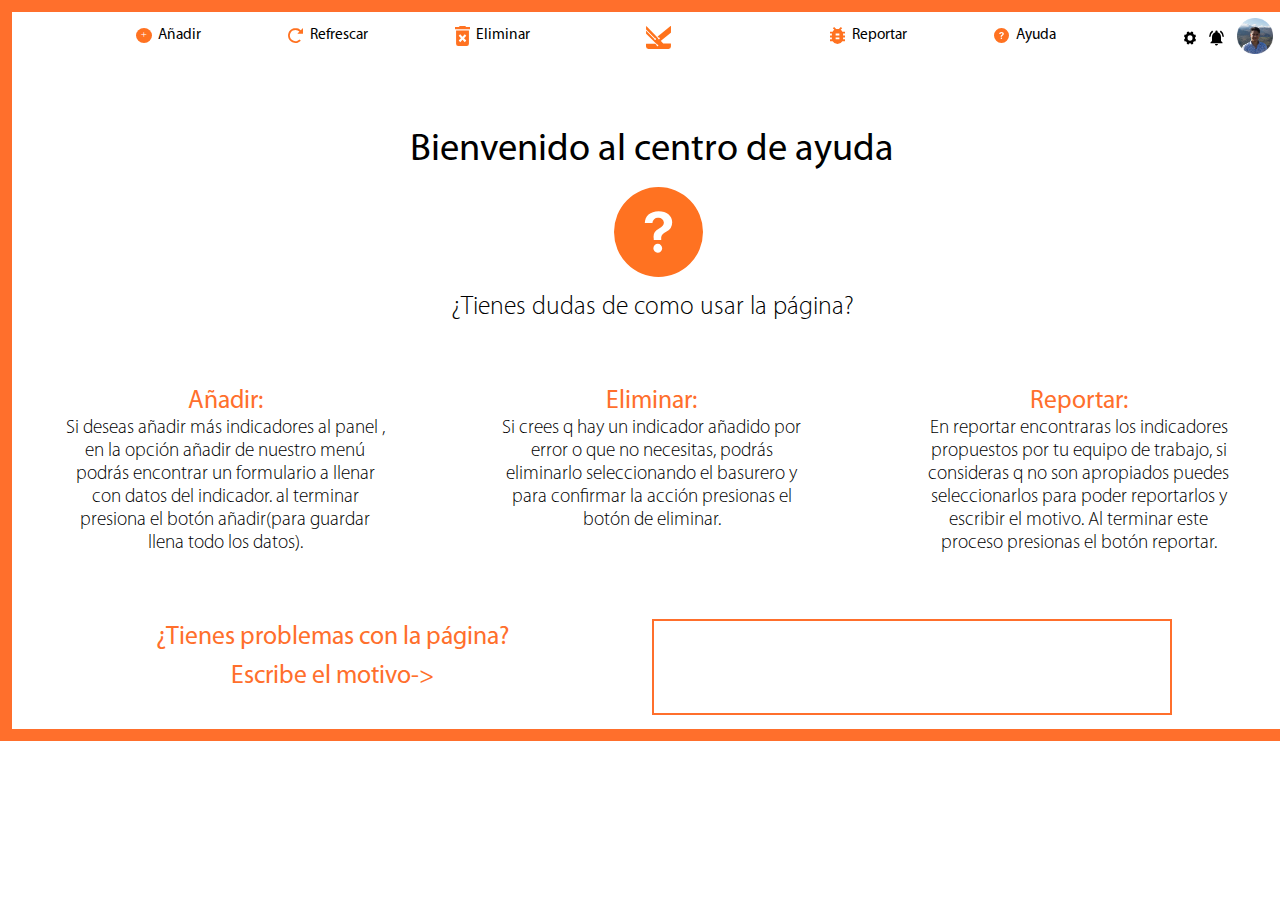
<file: ayuda/index.html>
<!DOCTYPE html>
<html lang="en">
<head>
    <meta charset="UTF-8">
    <meta name="viewport" content="width=device-width, initial-scale=1.0">
    <title>Document</title>
    <link rel="stylesheet" href="style.css">
</head>

<body>
    <div class="principal">
        <!-- input de tipo cheket para hecer el menu hamburguesa -->
        <input type="checkbox" id="ham">
        <!-- contenedor de todas las opciones del menu -->
        <div class="menu">
            <!-- label vinculado con el input para el menu -->
            <label for="ham"><img src="../images/Repeat Grid 2.svg" alt="" class="menuh"></label>
            
            <div class="marco">
                <!-- link a la pagina de añadir -->
                <a href="../añadir/index.html" class="quitlink">

                    <div class="conop" id="mas">
                        <img src="../images/mas.svg" alt="" class="icons">
                        <div class="opc">Añadir</div>
                    </div>

                </a>
                <!-- link a la pagina del panel de indicadores -->
                <a href="../panel-de-indicadores/index.html" class="quitlink">

                    <div class="conop" id="reload">
                        <img src="../images/reload.svg" alt="" class="icons">
                        <div class="opc">Refrescar</div>
                    </div>

                </a>
                <!-- link a la pagina de eliminar -->
                <a href="../Eliminar/index.html" class="quitlink">

                    <div class="conop" id="reload">
                        <img src="../images/delete.svg" alt="" class="icons">
                        <div class="opc">Eliminar</div>
                    </div>

                </a>
                <!-- logo de kario -->
                <img src="../images/kario sin kairo (2).svg" alt="" class="kario">
                <!-- link a la pagina de reportes -->
                <a href="../reportes/index.html" class="quitlink">

                    <div class="conop" id="report">
                        <img src="../images/report.svg" alt="" class="icons">
                        <div class="opc">Reportar</div>
                    </div>

                </a>
                <!-- link a la pagina de ayuda -->
                <a href="../ayuda/index.html" class="quitlink">

                    <div class="conop" id="reload">
                        <img src="../images/help.svg" alt="" class="icons">
                        <div class="opc">Ayuda</div>
                    </div>

                </a>
                
            </div>

            <div class="conop" id="perfil">
                
                <img src="../images/settings.svg" alt="" class="config">

                <img src="../images/noti.svg" alt="" class="noti">
                <!-- link a la pagina de perfil -->
                <a href="../CerrarSesion/index.html">
                    <img src="../images/profe.png" alt="" class="profe">
                </a>

            </div>
            
        </div>

        <div class="bienvenido">Bienvenido al  centro de ayuda</div>
        <!-- imagen de ayuda -->
        <img src="../images/help.svg" alt="" class="ayud">

        <div class="dudas">¿Tienes dudas de como usar la página? </div>
        
        <div class="informacion">
            <!-- contenedores con titulo y descripción -->
            <div class="contenedores">
                <div class="titulo">Añadir:</div>
                <div class="texto">Si deseas añadir más indicadores al panel , en la opción añadir de nuestro menú podrás encontrar un formulario a llenar con datos del indicador. al terminar presiona el botón añadir(para guardar llena todo los datos).</div>
            </div>
            <!-- contenedores con titulo y descripción -->
            <div class="contenedores">
                <div class="titulo">Eliminar:</div>
                <div class="texto">Si crees q hay un indicador añadido por error o que no necesitas, podrás eliminarlo seleccionando el basurero y para confirmar la acción presionas el botón de eliminar.</div>
            </div>
            <!-- contenedores con titulo y descripción -->
            <div class="contenedores">
                <div class="titulo">Reportar:</div>
                <div class="texto">En reportar encontraras los indicadores propuestos por tu equipo de trabajo, si consideras q no son apropiados puedes seleccionarlos para poder reportarlos y escribir el motivo. Al terminar este proceso presionas el botón reportar.</div>
            </div>

        </div>
        
       <form action="">
            <!-- formulario para pedir ayuda -->
            <div class="seccion-problemas">
                <label for="descripcion"><div class="problemas">¿Tienes problemas con la página?<br>Escribe el motivo-></div></label>
                <input type="text" id="descripcion" required>
            </div>

       </form>
        
    </div>
</body>
</html>
</file>
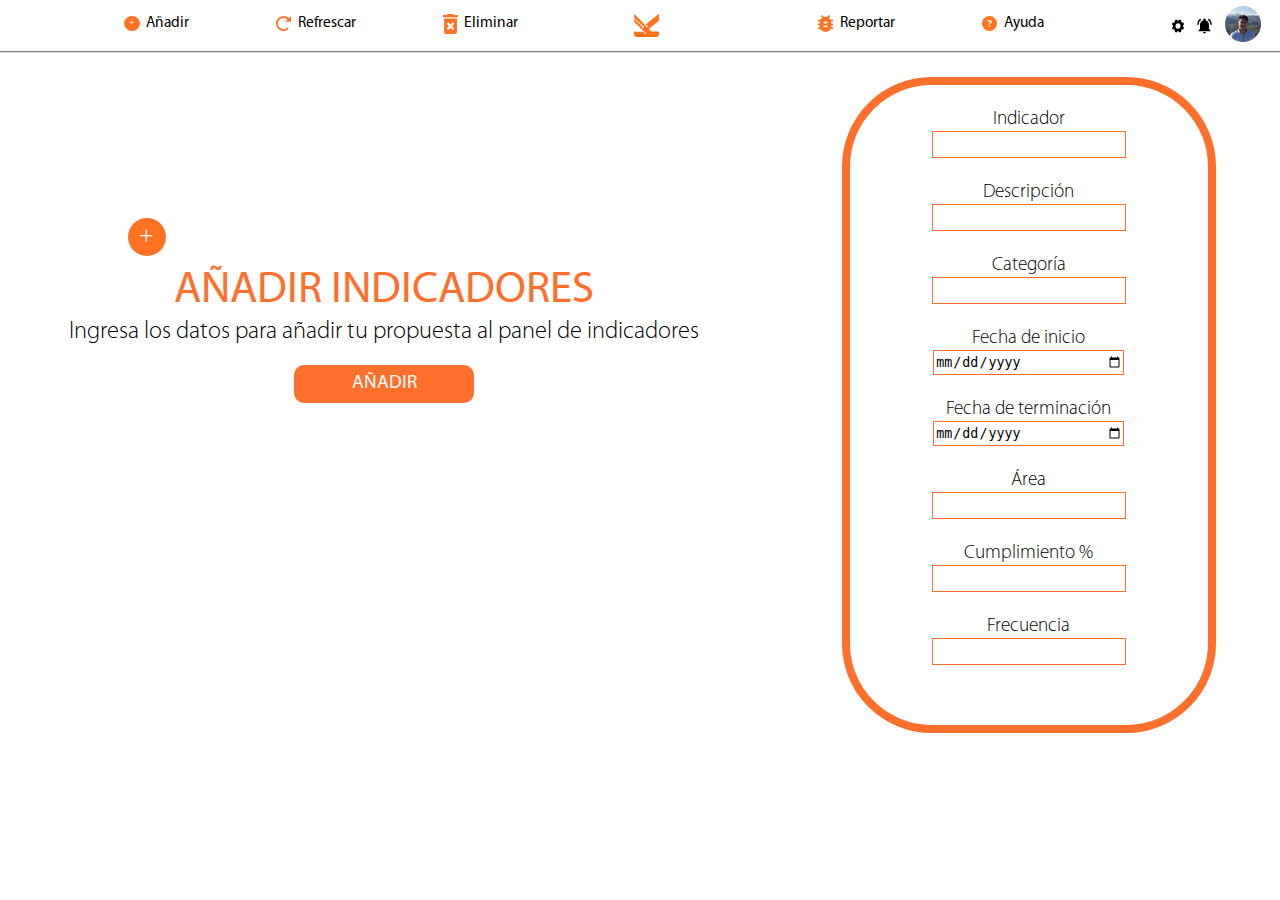
<file: añadir/index.html>
<!DOCTYPE html>
<html lang="en">

<head>
    <meta charset="UTF-8">
    <meta name="viewport" content="width=device-width, initial-scale=1.0">
    <title>Añadir</title>
    <link rel="stylesheet" href="style.css">
</head>

<body>

    <div class="ContenedorPrincipal">

        <!-- menú hamburguesa -->
        <input type="checkbox" id="ham"> 

        <!-- menú -->
        <div class="menu">

            <label for="ham"><img src="../images/Repeat Grid 2.svg" alt="" class="menuh"></label>

            <div class="marco">

                <a href="../añadir/index.html" class="quitlink">

                    <div class="conop" id="mas">
                        <img src="../images/mas.svg" alt="" class="icons">
                        <div class="opc">Añadir</div>
                    </div>

                </a>

                <a href="../panel-de-indicadores/index.html" class="quitlink">

                    <div class="conop" id="reload">
                        <img src="../images/reload.svg" alt="" class="icons">
                        <div class="opc">Refrescar</div>
                    </div>

                </a>

                <a href="../Eliminar/index.html" class="quitlink">

                    <div class="conop" id="reload">
                        <img src="../images/delete.svg" alt="" class="icons">
                        <div class="opc">Eliminar</div>
                    </div>

                </a>

                <img src="../images/kario sin kairo (2).svg" alt="" class="kario">

                <a href="../reportes/index.html" class="quitlink">

                    <div class="conop" id="report">
                        <img src="../images/report.svg" alt="" class="icons">
                        <div class="opc">Reportar</div>
                    </div>

                </a>

                <a href="../ayuda/index.html" class="quitlink">

                    <div class="conop" id="reload">
                        <img src="../images/help.svg" alt="" class="icons">
                        <div class="opc">Ayuda</div>
                    </div>

                </a>

            </div>

            <div class="conop" id="perfil">
                
                <img src="../images/settings.svg" alt="" class="config">

                <img src="../images/noti.svg" alt="" class="noti">

                <a href="../CerrarSesion/index.html">
                    <img src="../images/profe.png" alt="" class="profe">
                </a>

            </div>

        </div>

        <!-- Aceptar el nuevo indicador añadido -->
        <form action="">

            <div class="division">

                <div class="div1">

                    <div class="contIMG">
                        <img src="../images/mas.svg" class="imagen1">
                    </div>

                    <div class="texto1">AÑADIR INDICADORES</div>
                    <div class="texto2">Ingresa los datos para añadir tu propuesta al panel de indicadores</div>

                    <div class="contBoton">
                        <button class="botonAñadir">AÑADIR</button>
                    </div>

                </div>

                <!-- Contenedor de datos que el usuario debe llenar para añadir un nuevo indicador -->
                <div class="div2">

                    <div class="contenedorDatos">

                        <div class="contDatos">

                            <div class="dato">Indicador</div>
                            <div class="contRectangle">
                                <input type="text" class="rectangle" required></input>
                            </div>

                            <div class="dato">Descripción</div>
                            <div class="contRectangle">
                                <input type="text" class="rectangle" required></input>
                            </div>

                            <div class="dato">Categoría</div>
                            <div class="contRectangle">
                                <input type="text" class="rectangle" required></input>
                            </div>

                            <div class="dato">Fecha de inicio</div>
                            <div class="contRectangle">
                                <input type="date" class="rectangle" required></input>
                            </div>

                            <div class="dato">Fecha de terminación</div>
                            <div class="contRectangle">
                                <input type="date" class="rectangle" required></input>
                            </div>

                            <div class="dato">Área</div>
                            <div class="contRectangle">
                                <input type="text" class="rectangle" required></input>
                            </div>

                            <div class="dato">Cumplimiento %</div>
                            <div class="contRectangle">
                                <input type="number" class="rectangle" required></input>
                            </div>

                            <div class="dato">Frecuencia</div>
                            <div class="contRectangle">
                                <input type="text" class="rectangle" required></input>
                            </div>

                        </div>


                    </div>

                </div>
            </div>
        </form>
    </div>
</body>

</html>
</file>
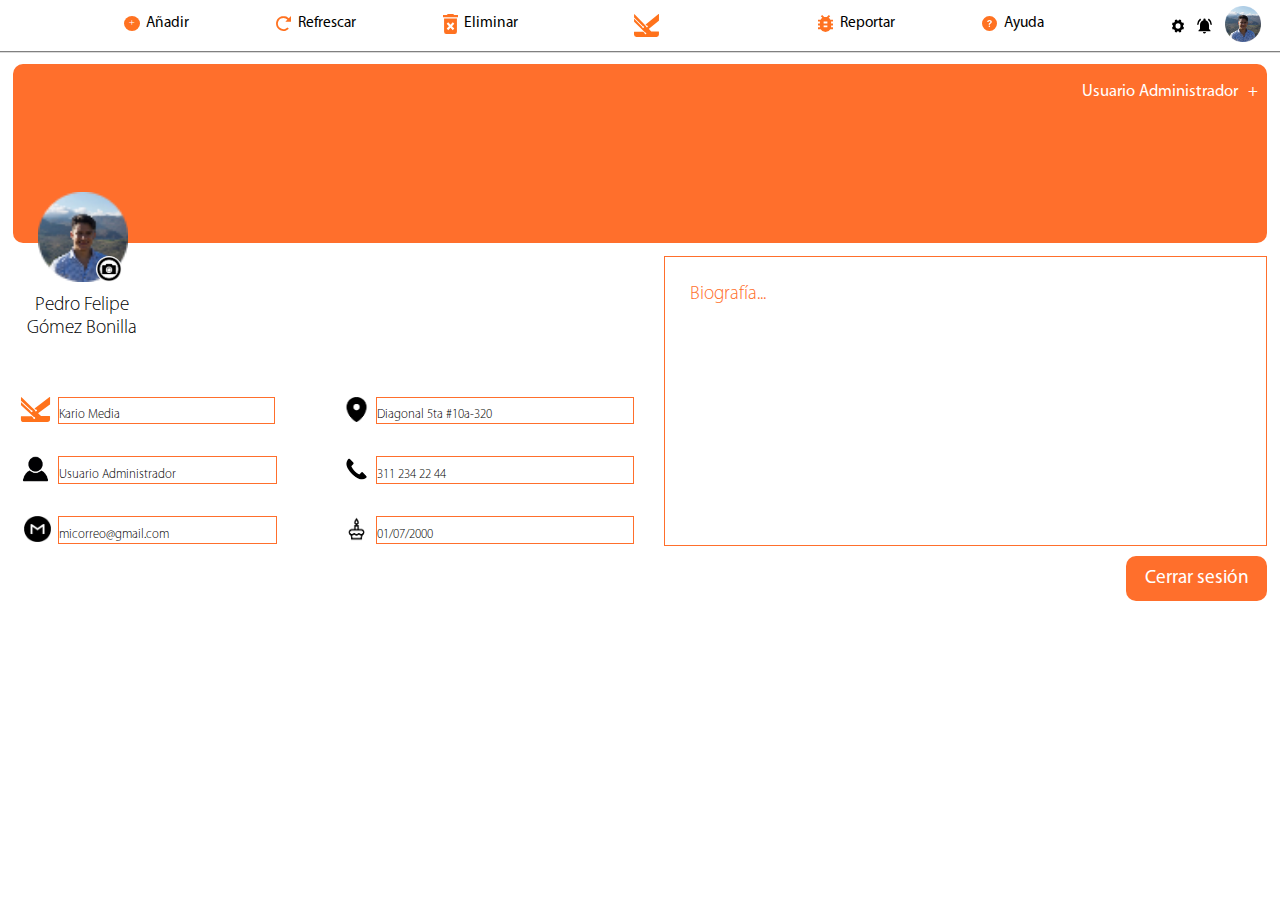
<file: CerrarSesion/index.html>
<!DOCTYPE html>
<html lang="en">
<head>
    <meta charset="UTF-8">
    <meta name="viewport" content="width=device-width, initial-scale=1.0">
    <title>Cerrar sesion</title>
    <link rel="stylesheet" href="style.css">
</head>
<body>
    <div class="ContenedorPrincipal">
        
        <!-- menú hamburguesa -->
        <input type="checkbox" id="ham">
        
        <!-- menú -->
        <div class="menu">
           
            <label for="ham"><img src="../images/Repeat Grid 2.svg" alt="" class="menuh"></label>
            
            <div class="marco">
                
                <a href="../añadir/index.html" class="quitlink">

                    <div class="conop" id="mas">
                        <img src="../images/mas.svg" alt="" class="icons">
                        <div class="opc">Añadir</div>
                    </div>

                </a>

                <a href="../panel-de-indicadores/index.html" class="quitlink">

                    <div class="conop" id="reload">
                        <img src="../images/reload.svg" alt="" class="icons">
                        <div class="opc">Refrescar</div>
                    </div>

                </a>

                <a href="../Eliminar/index.html" class="quitlink">

                    <div class="conop" id="reload">
                        <img src="../images/delete.svg" alt="" class="icons">
                        <div class="opc">Eliminar</div>
                    </div>

                </a>

                <img src="../images/kario sin kairo (2).svg" alt="" class="kario">

                <a href="../reportes/index.html" class="quitlink">

                    <div class="conop" id="report">
                        <img src="../images/report.svg" alt="" class="icons">
                        <div class="opc">Reportar</div>
                    </div>

                </a>

                <a href="../ayuda/index.html" class="quitlink">

                    <div class="conop" id="reload">
                        <img src="../images/help.svg" alt="" class="icons">
                        <div class="opc">Ayuda</div>
                    </div>

                </a>
                
            </div>

            <div class="conop" id="perfil">

                <img src="../images/settings.svg" alt="" class="config">

                <img src="../images/noti.svg" alt="" class="noti">

                <a href="../CerrarSesion/index.html">
                    <img src="../images/profe.png" alt="" class="profe">
                </a>

            </div>

        </div>

        <!-- Color de fondo -->
        <div class="fondoNaranja">
            <div class="usuarioAdministrador">Usuario Administrador</div>
            <div class="mas">+</div>
        </div>

        <!-- foto del perfil -->
        <div class="contIMG1">
            <img src="../images/profe.png" class="imagen2">
        </div>

        <div class="contIMG2">
            <img src="../images/download-removebg-preview.png" class="camara"> 
        </div>

        <div class="nombreBio">
            <div class="nombre">Pedro Felipe <br> Gómez Bonilla</div>
            <div class="biografia">
                <div class="textoBio" >Biografía...</div>
            </div>
        </div>

        <!-- Datos personales del usuario administrador -->
        <div class="datos">
            <div class="kario2">
                <img src="../images/kario sin kairo (2).svg" class="imagen3">
                <div class="texto1">Kario Media</div>
            </div>

            <div class="location">
                <img src="../images/images-removebg-preview.png" class="imagen4">
                <div class="texto2">Diagonal 5ta #10a-320</div>
            </div>

        </div>
        
        <div class="datos2">
            <div class="user">
                <img src="../images/download-removebg-preview (1).png" class="imagen5">
                <div class="texto3" >Usuario Administrador</div>
            </div>

            <div class="telefono">
                <img src="../images/ddae1d6b-5770-43af-a8db-8c92e892ae83-removebg-preview.png" class="imagen6">
                <div class="texto4" >311 234 22 44</div>
            </div>

        </div>

        <div class="datos2">
            <div class="correo">
                <img src="../images/55763f5d-da61-4acd-9a74-ae59ee0b41f4-removebg-preview (1).png" class="imagenD">
                <div class="texto5" >micorreo@gmail.com</div>
            </div>

            <div class="pastel">
                <img src="../images/ca04b81e-cd31-42da-9714-493995caf4fa-removebg-preview.png" class="imagen7">
                <div class="texto6">01/07/2000</div>
            </div>

        </div>
        
        <!-- redirección a la página inicio de sesión -->
        <form action="../inicio/index.html">

            <!-- botón de cerrar sesión -->
            <div class="contBoton">
                <input type="submit" value="Cerrar sesión" class="boton"></input>
            </div>
    
        </form>
        
    </div>
</body>
</html>
</file>
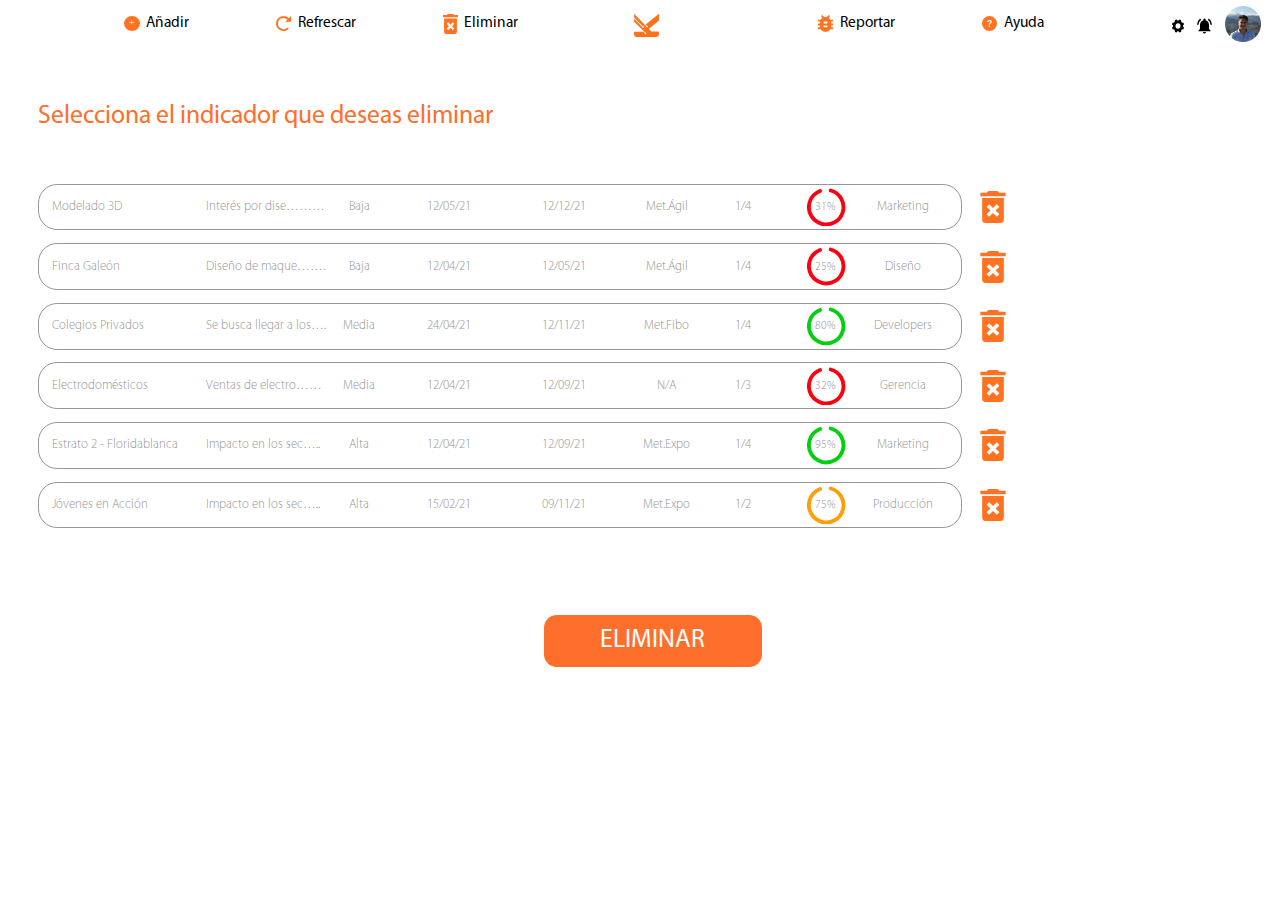
<file: Eliminar/index.html>
<!DOCTYPE html>
<html lang="en">
<head>
    <meta charset="UTF-8">
    <meta name="viewport" content="width=device-width, initial-scale=1.0">
    <title>Eliminar</title>
    <link rel="stylesheet" href="style.css">
</head>
<body>

    <div class="ContenedorPrincipal">

        <!-- menú hamburguesa -->
        <input type="checkbox" id="ham">
        
        <!-- menú -->
        <div class="menu">

            <label for="ham"><img src="../images/Repeat Grid 2.svg" alt="" class="menuh"></label>
            
            <div class="marco">
                
                <a href="../añadir/index.html" class="quitlink">

                    <div class="conop" id="mas">
                        <img src="../images/mas.svg" alt="" class="icons">
                        <div class="opc">Añadir</div>
                    </div>

                </a>

                <a href="../panel-de-indicadores/index.html" class="quitlink">

                    <div class="conop" id="reload">
                        <img src="../images/reload.svg" alt="" class="icons">
                        <div class="opc">Refrescar</div>
                    </div>

                </a>

                <a href="../Eliminar/index.html" class="quitlink">

                    <div class="conop" id="reload">
                        <img src="../images/delete.svg" alt="" class="icons">
                        <div class="opc">Eliminar</div>
                    </div>

                </a>

                <img src="../images/kario sin kairo (2).svg" alt="" class="kario">

                <a href="../reportes/index.html" class="quitlink">

                    <div class="conop" id="report">
                        <img src="../images/report.svg" alt="" class="icons">
                        <div class="opc">Reportar</div>
                    </div>

                </a>

                <a href="../ayuda/index.html" class="quitlink">

                    <div class="conop" id="reload">
                        <img src="../images/help.svg" alt="" class="icons">
                        <div class="opc">Ayuda</div>
                    </div>

                </a>
                
            </div>
            <div class="conop" id="perfil">
                <img src="../images/settings.svg" alt="" class="config">

                <img src="../images/noti.svg" alt="" class="noti">

                <a href="../CerrarSesion/index.html">
                    <img src="../images/profe.png" alt="" class="profe">
                </a>

            </div>

            
        </div>

        <div class="selecciona">Selecciona el indicador que deseas eliminar</div>

        <!-- Acción de eliminar indicador -->
        <form action="">

            <!-- visible para dispositivos móviles/ indicadores en acordeón -->
            <input type="radio" id="acordeon" name="opcion">

            <!-- primer indicador -->
            <div class="indicadores">
                
                <label for="acordeon" class="info2">

                    <!-- información del indicador -->
                        <div class="titulo">

                            <div class="block">
                                <div class="indicadort">Indicador</div>
                                <div class="indicador">Modelado 3D</div>
                            </div>

                            <div class="block">
                                <div class="descripciont">Descripción</div>
                                <div class="descripcion">Interés por dise………</div>
                            </div>

                        </div>

                    <div class="titulo">

                        <div class="block">
                            <div class="indicadort">Categoría</div>
                            <div class="categoria">Baja</div>
                        </div>

                        <div class="block">
                            <div class="descripciont">Fecha de Inicio</div>
                            <div class="fechai">12/05/21</div>
                        </div>

                    </div>

                    <div class="titulo">

                        <div class="block">
                            <div class="indicadort">Fecha de Terminación</div>
                            <div class="fechaf">12/12/21</div>
                        </div>

                        <div class="block">
                            <div class="descripciont">Fórmula</div>
                            <div class="formula">Met.Ágil</div>
                        </div>

                    </div>

                    <div class="titulo">
                        
                        <div class="block">
                            <div class="indicadort">Frecuencia</div>
                            <div class="frecuencia">1/4</div>
                        </div>
                        
                        <div class="block">

                            <div class="descripciont">Cumplimiento</div>
                            
                            <svg class="cumplimiento">
                                <circle r="45%" cx="50%" cy="50%" id="porcentaje" pathlength="100" />
                            </svg>

                            <div id="porce">31%</div>
                        
                        </div>
                    </div>

                    <div class="titulo">

                        <div class="block">
                            <div class="areat">Área</div>
                            <div class="area">Marketing</div>
                        </div>

                    </div>

                    <input type="radio" name="selec" id="selec" required>
                    <img src="../images/delete.svg" class="imgeliminar">
                
                </label>
            </div>

            <!-- visible para dispositivos móviles/ indicadores en acordeón -->
            <input type="radio" id="acordeon2" name="opcion">
            
            <!-- segundo indicador -->
            <div class="indicadores">

                <label for="acordeon2" class="info2">

                    <!-- información del indicador -->
                    <div class="titulo">

                        <div class="block">
                            <div class="indicadort">Indicador</div>
                            <div class="indicador">Finca Galeón</div>
                        </div>

                        <div class="block">
                            <div class="descripciont">Descripción</div>
                            <div class="descripcion">Diseño de maque…….</div>
                        </div>
                    </div>

                    <div class="titulo">

                        <div class="block">
                            <div class="indicadort">Categoría</div>
                            <div class="categoria">Baja</div>
                        </div>

                        <div class="block">

                            <div class="descripciont">Fecha de Inicio</div>
                            <div class="fechai">12/04/21</div>
                        </div>
                    </div>

                    <div class="titulo">

                        <div class="block">
                            <div class="indicadort">Fecha de Terminación</div>
                            <div class="fechaf">12/05/21</div>
                        </div>

                        <div class="block">
                            <div class="descripciont">Fórmula</div>
                            <div class="formula">Met.Ágil</div>
                        </div>
                    </div>

                    <div class="titulo">

                        <div class="block">
                            <div class="indicadort">Frecuencia</div>
                            <div class="frecuencia">1/4</div>
                        </div>

                        <div class="block">
                            
                            <div class="descripciont">Cumplimiento</div>
                            
                            <svg class="cumplimiento">
                                <circle r="45%" cx="50%" cy="50%" id="porcentaje" pathlength="100" />
                            </svg>
                            
                            <div id="porce">25%</div>
                        </div>
                    </div>

                    <div class="titulo">

                        <div class="block">
                            <div class="areat">Área</div>
                            <div class="area">Diseño</div>
                        </div>

                    </div>

                    <input type="radio" name="selec" id="selec">
                    <img src="../images/delete.svg" class="imgeliminar">

                </label>
            </div>
            <!-- visible para dispositivos móviles/ indicadores en acordeón -->
            <input type="radio" id="acordeon3" name="opcion">
            
            <!-- tercer indicador -->
            <div class="indicadores">

                <label for="acordeon3" class="info2">

                    <!-- información del indicador -->
                    <div class="titulo">
                        
                        <div class="block">
                            <div class="indicadort">Indicador</div>
                            <div class="indicador">Colegios Privados</div>
                        </div>

                        <div class="block">
                            <div class="descripciont">Descripción</div>
                            <div class="descripcion">Se busca llegar a los….</div>
                        </div>
                    </div>

                    <div class="titulo">

                        <div class="block">
                            <div class="indicadort">Categoría</div>
                            <div class="categoria">Media</div>
                        </div>

                        <div class="block">
                            <div class="descripciont">Fecha de Inicio</div>
                            <div class="fechai">24/04/21</div>
                        </div>
                    </div>

                    <div class="titulo">

                        <div class="block">
                            <div class="indicadort">Fecha de Terminación</div>
                            <div class="fechaf">12/11/21</div>
                        </div>

                        <div class="block">
                            <div class="descripciont">Fórmula</div>
                            <div class="formula">Met.Fibo</div>
                        </div>
                    </div>

                    <div class="titulo">

                        <div class="block">
                            <div class="indicadort">Frecuencia</div>
                            <div class="frecuencia">1/4</div>
                        </div>

                        <div class="block">
                            <div class="descripciont">Cumplimiento</div>
                            
                            <svg class="cumplimiento">
                                <circle r="45%" cx="50%" cy="50%" id="porcentajev" pathlength="100" />
                            
                            </svg>
                            
                            <div id="porce">80%</div>
                        </div>
                    </div>

                    <div class="titulo">
                        <div class="block">
                            <div class="areat">Área</div>
                            <div class="area">Developers</div>
                        </div>
                    </div>

                    <input type="radio" name="selec" id="selec">
                    <img src="../images/delete.svg" class="imgeliminar">

                </label>
            </div>

            <!-- visible para dispositivos móviles/ indicadores en acordeón -->
            <input type="radio" id="acordeon4" name="opcion">

            <!-- cuarto indicador -->
            <div class="indicadores">

                <label for="acordeon4" class="info2">

                    <!-- información del indicador -->
                    <div class="titulo">

                        <div class="block">
                            <div class="indicadort">Indicador</div>
                            <div class="indicador">Electrodomésticos</div>
                        </div>

                        <div class="block">
                            <div class="descripciont">Descripción</div>
                            <div class="descripcion">Ventas de electro……</div>
                        </div>

                    </div>

                    <div class="titulo">

                        <div class="block">
                            <div class="indicadort">Categoría</div>
                            <div class="categoria">Media</div>
                        </div>

                        <div class="block">
                            <div class="descripciont">Fecha de Inicio</div>
                            <div class="fechai">12/04/21</div>
                        </div>

                    </div>

                    <div class="titulo">

                        <div class="block">
                            <div class="indicadort">Fecha de Terminación</div>
                            <div class="fechaf">12/09/21</div>
                        </div>

                        <div class="block">
                            <div class="descripciont">Fórmula</div>
                            <div class="formula">N/A</div>
                        </div>

                    </div>

                    <div class="titulo">

                        <div class="block">
                            <div class="indicadort">Frecuencia</div>
                            <div class="frecuencia">1/3</div>
                        </div>

                        <div class="block">

                            <div class="descripciont">Cumplimiento</div>
                            
                            <svg class="cumplimiento">
                                <circle r="45%" cx="50%" cy="50%" id="porcentaje" pathlength="100" />
                            </svg>
                            
                            <div id="porce">32%</div>
                        </div>
                    </div>

                    <div class="titulo">
                        <div class="block">
                            <div class="areat">Área</div>
                            <div class="area">Gerencia</div>
                        </div>
                    </div>

                    <input type="radio" name="selec" id="selec">
                    <img src="../images/delete.svg" class="imgeliminar">

                </label>
            </div>

            <!-- visible para dispositivos móviles/ indicadores en acordeón -->
            <input type="radio" id="acordeon5" name="opcion">
            
            <!-- quinto indicador -->
            <div class="indicadores">

                <label for="acordeon5" class="info2">
                    
                    <div class="titulo">

                        <div class="block">
                            <div class="indicadort">Indicador</div>
                            <div class="indicador">Estrato 2 - Floridablanca</div>
                        </div>

                        <div class="block">
                            <div class="descripciont">Descripción</div>
                            <div class="descripcion">Impacto en los sec…..</div>
                        </div>

                    </div>

                    <div class="titulo">

                        <div class="block">
                            <div class="indicadort">Categoría</div>
                            <div class="categoria">Alta</div>
                        </div>

                        <div class="block">
                            <div class="descripciont">Fecha de Inicio</div>
                            <div class="fechai">12/04/21</div>
                        </div>
                        
                    </div>

                    <div class="titulo">

                        <div class="block">

                            <div class="indicadort">Fecha de Terminación</div>
                            <div class="fechaf">12/09/21</div>
                        </div>

                        <div class="block">
                            <div class="descripciont">Fórmula</div>
                            <div class="formula">Met.Expo</div>
                        </div>
                    </div>

                    <div class="titulo">
                        
                        <div class="block">
                            <div class="indicadort">Frecuencia</div>
                            <div class="frecuencia">1/4</div>
                        </div>

                        <div class="block">

                            <div class="descripciont">Cumplimiento</div>
                            
                            <svg class="cumplimiento">
                                <circle r="45%" cx="50%" cy="50%" id="porcentajev" pathlength="100" />
                            
                            </svg>
                            
                            <div id="porce">95%</div>
                        </div>
                    </div>

                    <div class="titulo">
                        <div class="block">
                            <div class="areat">Área</div>
                            <div class="area">Marketing</div>
                        </div>
                    </div>

                    <input type="radio" name="selec" id="selec">
                    
                    <img src="../images/delete.svg" class="imgeliminar">

                
                </label>
            </div>

            <!-- visible para dispositivos móviles/ indicadores en acordeón -->
            <input type="radio" id="acordeon6" name="opcion">
            
            <!-- sexto indicador -->
            <div class="indicadores">

                <label for="acordeon6" class="info2">

                    <!-- información del indicador -->
                    <div class="titulo">

                        <div class="block">
                            <div class="indicadort">Indicador</div>
                            <div class="indicador">Jóvenes en Acción</div>
                        </div>

                        <div class="block">
                            <div class="descripciont">Descripción</div>
                            <div class="descripcion">Impacto en los sec…..</div>
                        </div>

                    </div>

                    <div class="titulo">

                        <div class="block">
                            <div class="indicadort">Categoría</div>
                            <div class="categoria">Alta</div>
                        </div>

                        <div class="block">
                            <div class="descripciont">Fecha de Inicio</div>
                            <div class="fechai">15/02/21</div>
                        </div>
                    </div>

                    <div class="titulo">

                        <div class="block">
                            <div class="indicadort">Fecha de Terminación</div>
                            <div class="fechaf">09/11/21</div>
                        </div>

                        <div class="block">
                            <div class="descripciont">Fórmula</div>
                            <div class="formula">Met.Expo</div>
                        </div>
                    </div>

                    <div class="titulo">

                        <div class="block">
                            <div class="indicadort">Frecuencia</div>
                            <div class="frecuencia">1/2</div>
                        </div>

                        <div class="block">
                           
                            <div class="descripciont">Cumplimiento</div>
                           
                            <svg class="cumplimiento">
                                <circle r="45%" cx="50%" cy="50%" id="porcentajea" pathlength="100" />
                            
                            </svg>
                            
                            <div id="porce">75%</div>
                        </div>
                    </div>

                    <div class="titulo">
                        <div class="block">
                            <div class="areat">Área</div>
                            <div class="area">Producción</div>
                        </div>
                    </div>

                    <!-- eliminar indicador -->
                    <input type="radio" name="selec" id="selec">
                    <img src="../images/delete.svg" class="imgeliminar">

                </label>
            </div>
            
            <!-- botón para eliminar -->
            <div class="contBoton">
                <input type="submit" value="ELIMINAR" class="enviar" >
            </div>

        </form>

    </div>

</body>
</html>
</file>
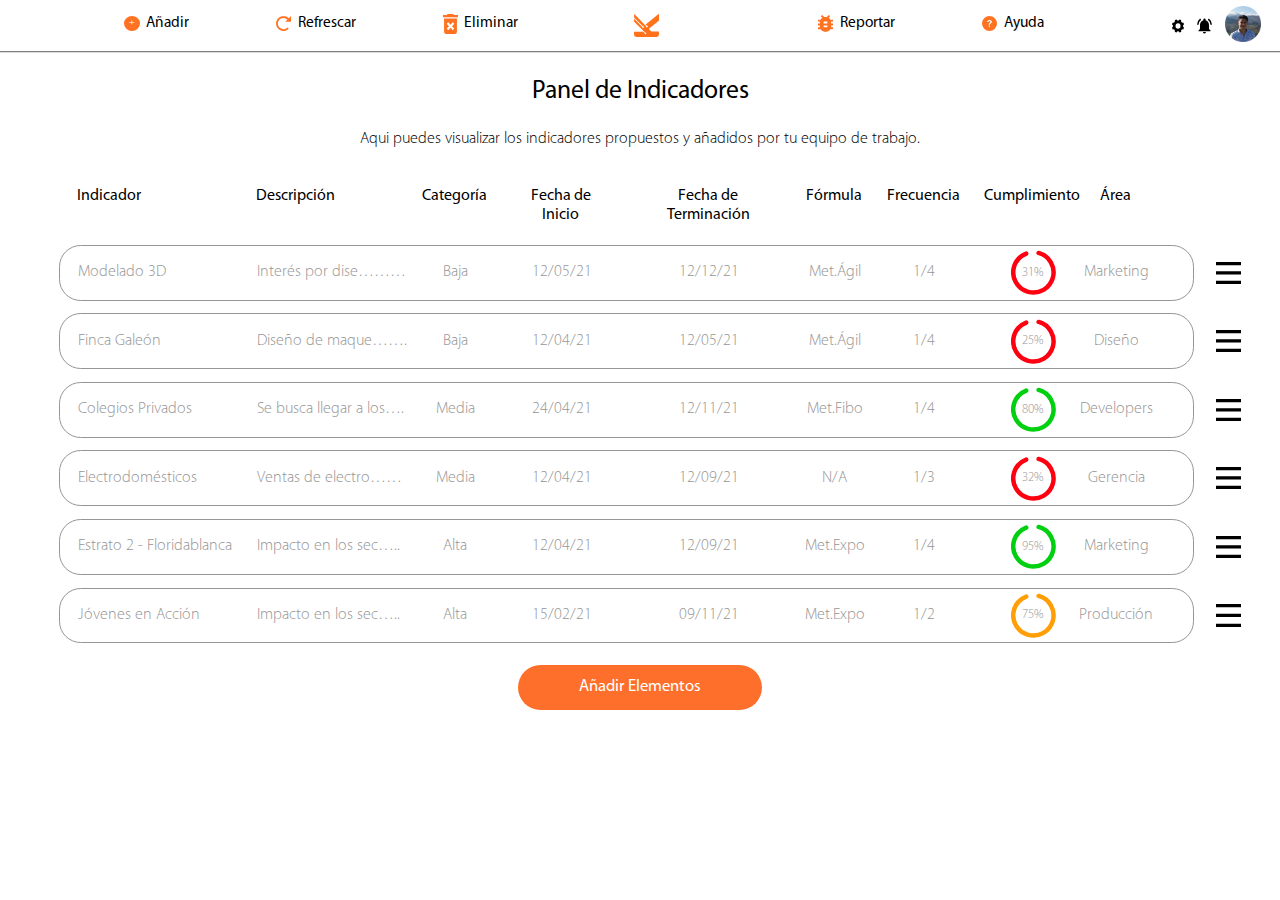
<file: panel-de-indicadores/index.html>
<!DOCTYPE html>
<html lang="en">
<head>
    <meta charset="UTF-8">
    <meta name="viewport" content="width=device-width, initial-scale=1.0">
    <title>Document</title>
    <link rel="stylesheet" href="style.css">
</head>
<body>
    <div class="principal">
        <!-- input de tipo cheket para hecer el menu hamburguesa -->
        <input type="checkbox" id="ham">
        <!-- contenedor de todas las opciones del menu -->
        <div class="menu">
            <!-- label vinculado con el input para el menu -->
            <label for="ham"><img src="../images/Repeat Grid 2.svg" alt="" class="menuh"></label>
            
            <div class="marco">
                <!-- link a la pagina de añadir -->
                <a href="../añadir/index.html" class="quitlink">

                    <div class="conop" id="mas">
                        <img src="../images/mas.svg" alt="" class="icons">
                        <div class="opc">Añadir</div>
                    </div>

                </a>
                <!-- link a la pagina del panel de indicadores -->
                <a href="../panel-de-indicadores/index.html" class="quitlink">

                    <div class="conop" id="reload">
                        <img src="../images/reload.svg" alt="" class="icons">
                        <div class="opc">Refrescar</div>
                    </div>

                </a>
                <!-- link a la pagina de eliminar -->
                <a href="../Eliminar/index.html" class="quitlink">

                    <div class="conop" id="reload">
                        <img src="../images/delete.svg" alt="" class="icons">
                        <div class="opc">Eliminar</div>
                    </div>

                </a>
                <!-- logo de kario -->
                <img src="../images/kario sin kairo (2).svg" alt="" class="kario">
                <!-- link a la pagina de reportes -->
                <a href="../reportes/index.html" class="quitlink">

                    <div class="conop" id="report">
                        <img src="../images/report.svg" alt="" class="icons">
                        <div class="opc">Reportar</div>
                    </div>

                </a>
                <!-- link a la pagina de ayuda -->
                <a href="../ayuda/index.html" class="quitlink">

                    <div class="conop" id="reload">
                        <img src="../images/help.svg" alt="" class="icons">
                        <div class="opc">Ayuda</div>
                    </div>

                </a>

            </div>
            
            <div class="conop" id="perfil">

                <img src="../images/settings.svg" alt="" class="config">
                
                <img src="../images/noti.svg" alt="" class="noti">
                <!-- link a la pagina de perfil -->
                <a href="../CerrarSesion/index.html">
                    <img src="../images/profe.png" alt="" class="profe">
                </a>    
            
            </div>
        
        </div>

        <div class="panel">Panel de Indicadores</div>

        <div class="aquipuedes">Aqui puedes visualizar los indicadores propuestos y añadidos por tu equipo de trabajo.</div>
        <!-- contenedor con las indicaciones del panel -->
        <div class="info">
            <div class="indicador">Indicador</div>
            <div class="descripcion">Descripción</div>
            <div class="categoria">Categoría</div>
            <div class="fechai">Fecha de Inicio</div>
            <div class="fechaf">Fecha de Terminación</div>
            <div class="formula">Fórmula</div>
            <div class="frecuencia">Frecuencia</div>
            <div class="cumplimiento">Cumplimiento</div>
            <div class="area">Área</div>
        </div>
        <!-- input para abrir cada indicador -->
        <input type="radio" id="acordeon" name="opcion">

        <div class="indicadores">
            <!-- label para vincular el input con la division "indicadores" -->
            <label for="acordeon" class="info2">

                <div class="titulo">

                    <div class="block">
                        <div class="indicadort">Indicador</div>
                        <div class="indicador">Modelado 3D</div>
                    </div>

                    <div class="block">
                        <div class="descripciont">Descripción</div>
                        <div class="descripcion">Interés por dise………</div>
                    </div>

                </div>

                <div class="titulo">

                    <div class="block">
                        <div class="indicadort">Categoría</div>
                        <div class="categoria">Baja</div>
                    </div>

                    <div class="block">
                        <div class="descripciont">Fecha de Inicio</div>
                        <div class="fechai">12/05/21</div>
                    </div>

                </div>

                <div class="titulo">

                    <div class="block">
                        <div class="indicadort">Fecha de Terminación</div>
                        <div class="fechaf">12/12/21</div>
                    </div>

                    <div class="block">
                        <div class="descripciont">Fórmula</div>
                        <div class="formula">Met.Ágil</div>
                    </div>

                </div>
                <div class="titulo">

                    <div class="block">
                        <div class="indicadort">Frecuencia</div>
                        <div class="frecuencia">1/4</div>
                    </div>

                    <div class="block">

                        <div class="descripciont">Cumplimiento</div>
                        
                        <svg class="cumplimiento">
                            <circle r="45%" cx="50%" cy="50%" id="porcentaje" pathlength="100" />
                        </svg>
                        
                        <div id="porce">31%</div>
                    </div>

                </div>

                <div class="titulo">

                    <div class="block">
                        <div class="areat">Área</div>
                        <div class="area">Marketing</div>
                    </div>

                </div>

                <img src="../images/Repeat Grid 2.svg" alt="" class="lineas">
            
            </label>
        </div>
        <!-- input para abrir cada indicador -->
        <input type="radio" id="acordeon2" name="opcion">
        
        <div class="indicadores">
            <!-- label para vincular el input con la division "indicadores" -->
            <label for="acordeon2" class="info2">

                <div class="titulo">

                    <div class="block">
                        <div class="indicadort">Indicador</div>
                        <div class="indicador">Finca Galeón</div>
                    </div>

                    <div class="block">
                        <div class="descripciont">Descripción</div>
                        <div class="descripcion">Diseño de maque…….</div>
                    </div>

                </div>

                <div class="titulo">

                    <div class="block">
                        <div class="indicadort">Categoría</div>
                        <div class="categoria">Baja</div>
                    </div>

                    <div class="block">
                        <div class="descripciont">Fecha de Inicio</div>
                        <div class="fechai">12/04/21</div>
                    </div>

                </div>

                <div class="titulo">

                    <div class="block">
                        <div class="indicadort">Fecha de Terminación</div>
                        <div class="fechaf">12/05/21</div>
                    </div>

                    <div class="block">
                        <div class="descripciont">Fórmula</div>
                        <div class="formula">Met.Ágil</div>
                    </div>

                </div>

                <div class="titulo">

                    <div class="block">
                        <div class="indicadort">Frecuencia</div>
                        <div class="frecuencia">1/4</div>
                    </div>

                    <div class="block">
                        
                        <div class="descripciont">Cumplimiento</div>
                       
                        <svg class="cumplimiento">
                            <circle r="45%" cx="50%" cy="50%" id="porcentaje" pathlength="100" />
                        </svg>
                        
                        <div id="porce">25%</div>
                    </div>
                </div>
                <div class="titulo">
                    <div class="block">
                        <div class="areat">Área</div>
                        <div class="area">Diseño</div>
                    </div>
                </div>
                <img src="../images/Repeat Grid 2.svg" alt="" class="lineas">
            </label>
        </div>
        <!-- input para abrir cada indicador -->
        <input type="radio" id="acordeon3" name="opcion">
        
        <div class="indicadores">
            <!-- label para vincular el input con la division "indicadores" -->
            <label for="acordeon3" class="info2">
                
                <div class="titulo">
                    
                    <div class="block">
                        <div class="indicadort">Indicador</div>
                        <div class="indicador">Colegios Privados</div>
                    </div>

                    <div class="block">
                        <div class="descripciont">Descripción</div>
                        <div class="descripcion">Se busca llegar a los….</div>
                    </div>

                </div>

                <div class="titulo">

                    <div class="block">
                        <div class="indicadort">Categoría</div>
                        <div class="categoria">Media</div>
                    </div>

                    <div class="block">
                        <div class="descripciont">Fecha de Inicio</div>
                        <div class="fechai">24/04/21</div>
                    </div>

                </div>

                <div class="titulo">
                    
                    <div class="block">
                        <div class="indicadort">Fecha de Terminación</div>
                        <div class="fechaf">12/11/21</div>
                    </div>

                    <div class="block">
                        <div class="descripciont">Fórmula</div>
                        <div class="formula">Met.Fibo</div>
                    </div>
                </div>

                <div class="titulo">

                    <div class="block">
                        <div class="indicadort">Frecuencia</div>
                        <div class="frecuencia">1/4</div>
                    </div>

                    <div class="block">

                        <div class="descripciont">Cumplimiento</div>
                        
                        <svg class="cumplimiento">
                            <circle r="45%" cx="50%" cy="50%" id="porcentajev" pathlength="100" />
                        </svg>
                        
                        <div id="porce">80%</div>

                    </div>
                </div>
                
                <div class="titulo">
                    
                    <div class="block">
                        <div class="areat">Área</div>
                        <div class="area">Developers</div>
                    </div>

                </div>
                
                <img src="../images/Repeat Grid 2.svg" alt="" class="lineas">
            
            </label>

        </div>
        <!-- input para abrir cada indicador -->
        <input type="radio" id="acordeon4" name="opcion">
        
        <div class="indicadores">
            <!-- label para vincular el input con la division "indicadores" -->
            <label for="acordeon4" class="info2">
                
                <div class="titulo">

                    <div class="block">
                        <div class="indicadort">Indicador</div>
                        <div class="indicador">Electrodomésticos</div>
                    </div>

                    <div class="block">
                        <div class="descripciont">Descripción</div>
                        <div class="descripcion">Ventas de electro……</div>
                    </div>

                </div>
                <div class="titulo">

                    <div class="block">
                        <div class="indicadort">Categoría</div>
                        <div class="categoria">Media</div>
                    </div>

                    <div class="block">
                        <div class="descripciont">Fecha de Inicio</div>
                        <div class="fechai">12/04/21</div>
                    </div>

                </div>

                <div class="titulo">

                    <div class="block">
                        <div class="indicadort">Fecha de Terminación</div>
                        <div class="fechaf">12/09/21</div>
                    </div>

                    <div class="block">
                        <div class="descripciont">Fórmula</div>
                        <div class="formula">N/A</div>
                    </div>

                </div>
                <div class="titulo">

                    <div class="block">
                        <div class="indicadort">Frecuencia</div>
                        <div class="frecuencia">1/3</div>
                    </div>

                    <div class="block">

                        <div class="descripciont">Cumplimiento</div>
                        
                        <svg class="cumplimiento">
                            <circle r="45%" cx="50%" cy="50%" id="porcentaje" pathlength="100" />
                        </svg>

                        <div id="porce">32%</div>

                    </div>
                </div>
                
                <div class="titulo">
                    
                    <div class="block">
                        <div class="areat">Área</div>
                        <div class="area">Gerencia</div>
                    </div>

                </div>
                
                <img src="../images/Repeat Grid 2.svg" alt="" class="lineas">
            
            </label>
        </div>
        <!-- input para abrir cada indicador -->
        <input type="radio" id="acordeon5" name="opcion">
        
        <div class="indicadores">
            <!-- label para vincular el input con la division "indicadores" -->
            <label for="acordeon5" class="info2">

                <div class="titulo">

                    <div class="block">
                        <div class="indicadort">Indicador</div>
                        <div class="indicador">Estrato 2 - Floridablanca</div>
                    </div>

                    <div class="block">
                        <div class="descripciont">Descripción</div>
                        <div class="descripcion">Impacto en los sec…..</div>
                    </div>

                </div>

                <div class="titulo">

                    <div class="block">
                        <div class="indicadort">Categoría</div>
                        <div class="categoria">Alta</div>
                    </div>

                    <div class="block">
                        <div class="descripciont">Fecha de Inicio</div>
                        <div class="fechai">12/04/21</div>
                    </div>

                </div>

                <div class="titulo">

                    <div class="block">
                        <div class="indicadort">Fecha de Terminación</div>
                        <div class="fechaf">12/09/21</div>
                    </div>

                    <div class="block">
                        <div class="descripciont">Fórmula</div>
                        <div class="formula">Met.Expo</div>
                    </div>

                </div>
                
                <div class="titulo">

                    <div class="block">
                        <div class="indicadort">Frecuencia</div>
                        <div class="frecuencia">1/4</div>
                    </div>

                    <div class="block">

                        <div class="descripciont">Cumplimiento</div>
                        
                        <svg class="cumplimiento">
                            <circle r="45%" cx="50%" cy="50%" id="porcentajev" pathlength="100" />
                        </svg>
                        
                        <div id="porce">95%</div>
                    </div>
                </div>
                
                <div class="titulo">

                    <div class="block">
                        <div class="areat">Área</div>
                        <div class="area">Marketing</div>
                    </div>

                </div>
                
                <img src="../images/Repeat Grid 2.svg" alt="" class="lineas">
            
            </label>
        </div>
        <!-- input para abrir cada indicador -->
        <input type="radio" id="acordeon6" name="opcion">
        
        <div class="indicadores">
            <!-- label para vincular el input con la division "indicadores" -->
            <label for="acordeon6" class="info2">

                <div class="titulo">

                    <div class="block">
                        <div class="indicadort">Indicador</div>
                        <div class="indicador">Jóvenes en Acción</div>
                    </div>

                    <div class="block">
                        <div class="descripciont">Descripción</div>
                        <div class="descripcion">Impacto en los sec…..</div>
                    </div>

                </div>

                <div class="titulo">

                    <div class="block">
                        <div class="indicadort">Categoría</div>
                        <div class="categoria">Alta</div>
                    </div>

                    <div class="block">
                        <div class="descripciont">Fecha de Inicio</div>
                        <div class="fechai">15/02/21</div>
                    </div>

                </div>

                <div class="titulo">

                    <div class="block">
                        <div class="indicadort">Fecha de Terminación</div>
                        <div class="fechaf">09/11/21</div>
                    </div>

                    <div class="block">
                        <div class="descripciont">Fórmula</div>
                        <div class="formula">Met.Expo</div>
                    </div>

                </div>

                <div class="titulo">

                    <div class="block">
                        <div class="indicadort">Frecuencia</div>
                        <div class="frecuencia">1/2</div>
                    </div>

                    <div class="block">

                        <div class="descripciont">Cumplimiento</div>
                        
                        <svg class="cumplimiento">
                            <circle r="45%" cx="50%" cy="50%" id="porcentajea" pathlength="100" />
                        </svg>
                        
                        <div id="porce">75%</div>
                    </div>
                </div>
                
                <div class="titulo">
                    
                    <div class="block">
                        <div class="areat">Área</div>
                        <div class="area">Producción</div>
                    </div>
                </div>
                
                <img src="../images/Repeat Grid 2.svg" alt="" class="lineas">
            
            </label>
        </div>
        <!-- link a la pagina de añadir -->
        <a href="../añadir/index.html" class="quitlink">
            <div class="boton">Añadir Elementos</div>
        </a>
    </div>
</body>
</html>
</file>
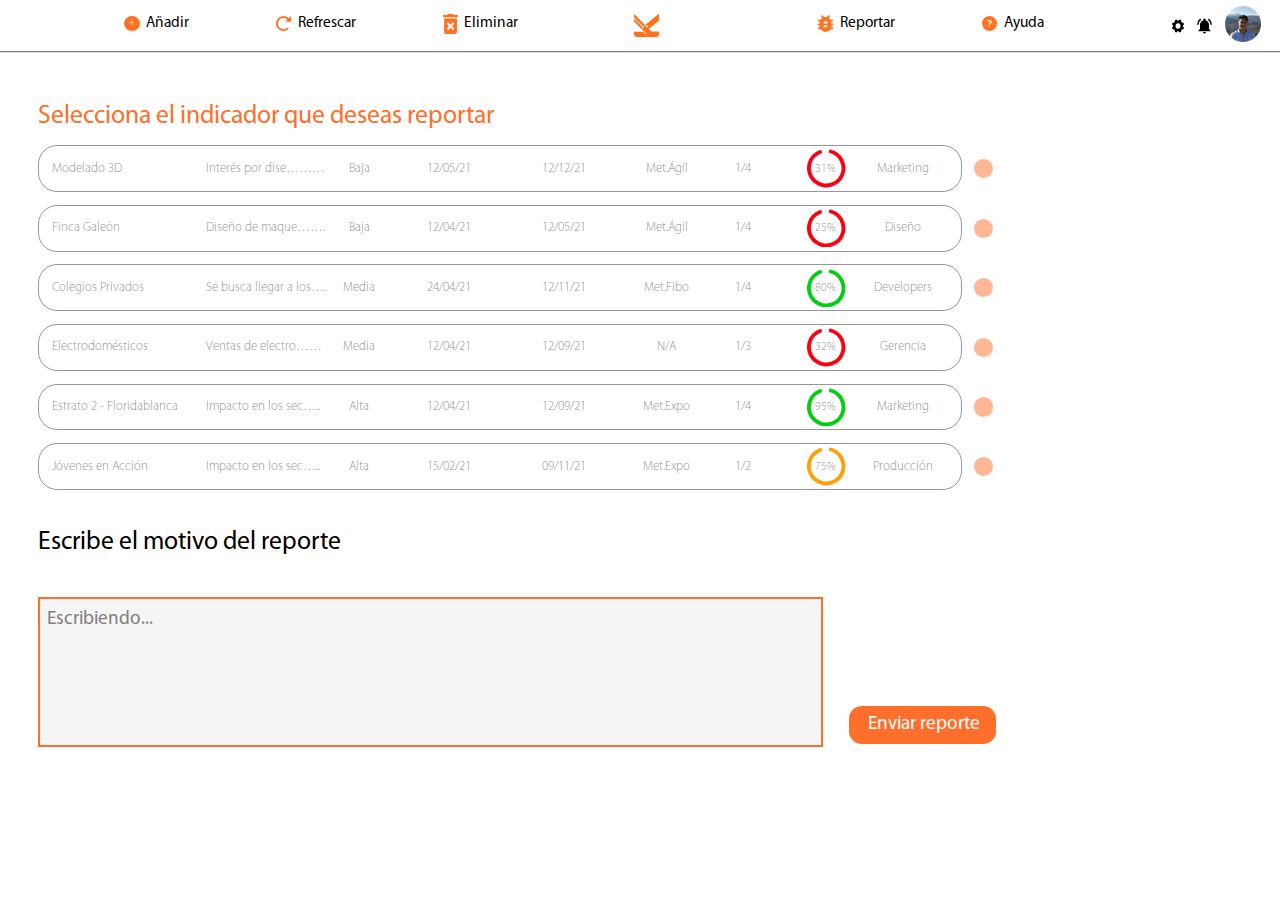
<file: reportes/index.html>
<!DOCTYPE html>
<html lang="en">
<head>
    <meta charset="UTF-8">
    <meta name="viewport" content="width=device-width, initial-scale=1.0">
    <title>Document</title>
    <link rel="stylesheet" href="style.css">
</head>
<body>
    <div class="principal">
        <!-- input de tipo cheket para hecer el menu hamburguesa -->
        <input type="checkbox" id="ham">
        <!-- contenedor de todas las opciones del menu -->
        <div class="menu">
            <!-- label vinculado con el input para el menu -->
            <label for="ham"><img src="../images/Repeat Grid 2.svg" alt="" class="menuh"></label>
            
            <div class="marco">
                <!-- link a la pagina de añadir -->
                <a href="../añadir/index.html" class="quitlink">

                    <div class="conop" id="mas">
                        <img src="../images/mas.svg" alt="" class="icons">
                        <div class="opc">Añadir</div>
                    </div>

                </a>
                <!-- link a la pagina del panel de indicadores -->
                <a href="../panel-de-indicadores/index.html" class="quitlink">

                    <div class="conop" id="reload">
                        <img src="../images/reload.svg" alt="" class="icons">
                        <div class="opc">Refrescar</div>
                    </div>

                </a>
                <!-- link a la pagina de eliminar -->
                <a href="../Eliminar/index.html" class="quitlink">

                    <div class="conop" id="reload">
                        <img src="../images/delete.svg" alt="" class="icons">
                        <div class="opc">Eliminar</div>
                    </div>

                </a>
                <!-- logo de kario -->
                <img src="../images/kario sin kairo (2).svg" alt="" class="kario">
                <!-- link a la pagina de reportes -->
                <a href="../reportes/index.html" class="quitlink">

                    <div class="conop" id="report">
                        <img src="../images/report.svg" alt="" class="icons">
                        <div class="opc">Reportar</div>
                    </div>

                </a>
                <!-- link a la pagina de ayuda -->
                <a href="../ayuda/index.html" class="quitlink">

                    <div class="conop" id="reload">
                        <img src="../images/help.svg" alt="" class="icons">
                        <div class="opc">Ayuda</div>
                    </div>

                </a>

            </div>
            
            <div class="conop" id="perfil">
                
                <img src="../images/settings.svg" alt="" class="config">
                
                <img src="../images/noti.svg" alt="" class="noti">
                <!-- link a la pagina de perfil -->
                <a href="../CerrarSesion/index.html">
                    <img src="../images/profe.png" alt="" class="profe">
                </a> 

            </div>
        
        </div>

        <div class="selecciona">Selecciona el indicador que deseas reportar</div>

        <!-- formulario para que escojan una opción -->
        <form action="">
            <!-- input para abrir cada indicador -->
            <input type="radio" id="acordeon" name="opcion">

            <div class="indicadores">
                <!-- label para vincular el input con la division "indicadores" -->
                <label for="acordeon" class="info2">

                        <div class="titulo">

                            <div class="block">
                                <div class="indicadort">Indicador</div>
                                <div class="indicador">Modelado 3D</div>
                            </div>

                            <div class="block">
                                <div class="descripciont">Descripción</div>
                                <div class="descripcion">Interés por dise………</div>
                            </div>

                        </div>

                    <div class="titulo">

                        <div class="block">
                            <div class="indicadort">Categoría</div>
                            <div class="categoria">Baja</div>
                        </div>

                        <div class="block">
                            <div class="descripciont">Fecha de Inicio</div>
                            <div class="fechai">12/05/21</div>
                        </div>

                    </div>

                    <div class="titulo">

                        <div class="block">
                            <div class="indicadort">Fecha de Terminación</div>
                            <div class="fechaf">12/12/21</div>
                        </div>

                        <div class="block">
                            <div class="descripciont">Fórmula</div>
                            <div class="formula">Met.Ágil</div>
                        </div>

                    </div>

                    <div class="titulo">
                        
                        <div class="block">
                            <div class="indicadort">Frecuencia</div>
                            <div class="frecuencia">1/4</div>
                        </div>
                        
                        <div class="block">

                            <div class="descripciont">Cumplimiento</div>
                            
                            <svg class="cumplimiento">
                                <circle r="45%" cx="50%" cy="50%" id="porcentaje" pathlength="100" />
                            </svg>

                            <div id="porce">31%</div>
                        
                        </div>
                    </div>

                    <div class="titulo">

                        <div class="block">
                            <div class="areat">Área</div>
                            <div class="area">Marketing</div>
                        </div>

                    </div>

                    <input type="radio" name="selec" id="selec" required>
                    <div class="selec">
                        <label for="selec">
                            <div class="seleciona"></div>
                        </label>
                    </div>
                </label>
            </div>
            <!-- input para abrir cada indicador -->
            <input type="radio" id="acordeon2" name="opcion">
            
            <div class="indicadores">
                <!-- label para vincular el input con la division "indicadores" -->
                <label for="acordeon2" class="info2">

                    <div class="titulo">

                        <div class="block">
                            <div class="indicadort">Indicador</div>
                            <div class="indicador">Finca Galeón</div>
                        </div>

                        <div class="block">
                            <div class="descripciont">Descripción</div>
                            <div class="descripcion">Diseño de maque…….</div>
                        </div>
                    </div>

                    <div class="titulo">

                        <div class="block">
                            <div class="indicadort">Categoría</div>
                            <div class="categoria">Baja</div>
                        </div>

                        <div class="block">
                            <div class="descripciont">Fecha de Inicio</div>
                            <div class="fechai">12/04/21</div>
                        </div>

                    </div>

                    <div class="titulo">
                        
                        <div class="block">
                            <div class="indicadort">Fecha de Terminación</div>
                            <div class="fechaf">12/05/21</div>
                        </div>

                        <div class="block">
                            <div class="descripciont">Fórmula</div>
                            <div class="formula">Met.Ágil</div>
                        </div>

                    </div>

                    <div class="titulo">

                        <div class="block">
                            <div class="indicadort">Frecuencia</div>
                            <div class="frecuencia">1/4</div>
                        </div>

                        <div class="block">

                            <div class="descripciont">Cumplimiento</div>
                            
                            <svg class="cumplimiento">
                                <circle r="45%" cx="50%" cy="50%" id="porcentaje" pathlength="100" />
                            </svg>
                            
                            <div id="porce">25%</div>
                        </div>
                    </div>

                    <div class="titulo">
                        <div class="block">
                            <div class="areat">Área</div>
                            <div class="area">Diseño</div>
                        </div>
                    </div>

                    <input type="radio" name="selec" id="selec2">
                    <div class="selec">
                        <label for="selec2">
                            <div class="seleciona"></div>
                        </label>
                    </div>
                </label>
            </div>
            <!-- input para abrir cada indicador -->
            <input type="radio" id="acordeon3" name="opcion">
            
            <div class="indicadores">
                <!-- label para vincular el input con la division "indicadores" -->
                <label for="acordeon3" class="info2">

                    <div class="titulo">

                        <div class="block">
                            <div class="indicadort">Indicador</div>
                            <div class="indicador">Colegios Privados</div>
                        </div>

                        <div class="block">
                            <div class="descripciont">Descripción</div>
                            <div class="descripcion">Se busca llegar a los….</div>
                        </div>
                    </div>

                    <div class="titulo">

                        <div class="block">
                            <div class="indicadort">Categoría</div>
                            <div class="categoria">Media</div>
                        </div>

                        <div class="block">
                            <div class="descripciont">Fecha de Inicio</div>
                            <div class="fechai">24/04/21</div>
                        </div>
                    </div>

                    <div class="titulo">

                        <div class="block">
                            <div class="indicadort">Fecha de Terminación</div>
                            <div class="fechaf">12/11/21</div>
                        </div>

                        <div class="block">
                            <div class="descripciont">Fórmula</div>
                            <div class="formula">Met.Fibo</div>
                        </div>
                    </div>

                    <div class="titulo">

                        <div class="block">
                            <div class="indicadort">Frecuencia</div>
                            <div class="frecuencia">1/4</div>
                        </div>

                        <div class="block">

                            <div class="descripciont">Cumplimiento</div>
                            
                            <svg class="cumplimiento">
                                <circle r="45%" cx="50%" cy="50%" id="porcentajev" pathlength="100" />
                            </svg>
                            
                            <div id="porce">80%</div>
                        </div>
                    </div>

                    <div class="titulo">
                        <div class="block">
                            <div class="areat">Área</div>
                            <div class="area">Developers</div>
                        </div>
                    </div>

                    <input type="radio" name="selec" id="selec3">
                    <div class="selec">
                        <label for="selec3">
                            <div class="seleciona"></div>
                        </label>
                    </div>
                </label>
            </div>
            <!-- input para abrir cada indicador -->
            <input type="radio" id="acordeon4" name="opcion">
            
            <div class="indicadores">
                <!-- label para vincular el input con la division "indicadores" -->
                <label for="acordeon4" class="info2">

                    <div class="titulo">
                        
                        <div class="block">
                            <div class="indicadort">Indicador</div>
                            <div class="indicador">Electrodomésticos</div>
                        </div>

                        <div class="block">
                            <div class="descripciont">Descripción</div>
                            <div class="descripcion">Ventas de electro……</div>
                        </div>
                    </div>

                    <div class="titulo">

                        <div class="block">
                            <div class="indicadort">Categoría</div>
                            <div class="categoria">Media</div>
                        </div>

                        <div class="block">
                            <div class="descripciont">Fecha de Inicio</div>
                            <div class="fechai">12/04/21</div>
                        </div>

                    </div>

                    <div class="titulo">

                        <div class="block">
                            <div class="indicadort">Fecha de Terminación</div>
                            <div class="fechaf">12/09/21</div>
                        </div>

                        <div class="block">
                            <div class="descripciont">Fórmula</div>
                            <div class="formula">N/A</div>
                        </div>

                    </div>

                    <div class="titulo">

                        <div class="block">
                            <div class="indicadort">Frecuencia</div>
                            <div class="frecuencia">1/3</div>
                        </div>

                        <div class="block">
                            <div class="descripciont">Cumplimiento</div>
                            
                            <svg class="cumplimiento">
                                <circle r="45%" cx="50%" cy="50%" id="porcentaje" pathlength="100" />
                            </svg>
                            
                            <div id="porce">32%</div>
                        </div>

                    </div>

                    <div class="titulo">

                        <div class="block">
                            <div class="areat">Área</div>
                            <div class="area">Gerencia</div>
                        </div>

                    </div>

                    <input type="radio" name="selec" id="selec4">
                    <div class="selec">
                        <label for="selec4">
                            <div class="seleciona"></div>
                        </label>
                    </div>
                </label>
            </div>
            <!-- input para abrir cada indicador -->
            <input type="radio" id="acordeon5" name="opcion">
            
            <div class="indicadores">
                <!-- label para vincular el input con la division "indicadores" -->
                <label for="acordeon5" class="info2">

                    <div class="titulo">

                        <div class="block">
                            <div class="indicadort">Indicador</div>
                            <div class="indicador">Estrato 2 - Floridablanca</div>
                        </div>

                        <div class="block">
                            <div class="descripciont">Descripción</div>
                            <div class="descripcion">Impacto en los sec…..</div>
                        </div>

                    </div>

                    <div class="titulo">

                        <div class="block">
                            <div class="indicadort">Categoría</div>
                            <div class="categoria">Alta</div>
                        </div>

                        <div class="block">
                            <div class="descripciont">Fecha de Inicio</div>
                            <div class="fechai">12/04/21</div>
                        </div>

                    </div>

                    <div class="titulo">

                        <div class="block">
                            <div class="indicadort">Fecha de Terminación</div>
                            <div class="fechaf">12/09/21</div>
                        </div>

                        <div class="block">
                            <div class="descripciont">Fórmula</div>
                            <div class="formula">Met.Expo</div>
                        </div>

                    </div>

                    <div class="titulo">

                        <div class="block">
                            <div class="indicadort">Frecuencia</div>
                            <div class="frecuencia">1/4</div>
                        </div>

                        <div class="block">

                            <div class="descripciont">Cumplimiento</div>
                            
                            <svg class="cumplimiento">
                                <circle r="45%" cx="50%" cy="50%" id="porcentajev" pathlength="100" />
                            </svg>
                            
                            <div id="porce">95%</div>

                        </div>
                    </div>

                    <div class="titulo">
                        <div class="block">
                            <div class="areat">Área</div>
                            <div class="area">Marketing</div>
                        </div>
                    </div>

                    <input type="radio" name="selec" id="selec5">
                    <div class="selec">
                        <label for="selec5">
                            <div class="seleciona"></div>
                        </label>
                    </div>
                </label>
            </div>
            <!-- input para abrir cada indicador --> 
            <input type="radio" id="acordeon6" name="opcion">
            
            <div class="indicadores">
                <!-- label para vincular el input con la division "indicadores" -->
                <label for="acordeon6" class="info2">

                    <div class="titulo">

                        <div class="block">
                            <div class="indicadort">Indicador</div>
                            <div class="indicador">Jóvenes en Acción</div>
                        </div>

                        <div class="block">
                            <div class="descripciont">Descripción</div>
                            <div class="descripcion">Impacto en los sec…..</div>
                        </div>

                    </div>

                    <div class="titulo">

                        <div class="block">
                            <div class="indicadort">Categoría</div>
                            <div class="categoria">Alta</div>
                        </div>

                        <div class="block">
                            <div class="descripciont">Fecha de Inicio</div>
                            <div class="fechai">15/02/21</div>
                        </div>

                    </div>

                    <div class="titulo">

                        <div class="block">
                            <div class="indicadort">Fecha de Terminación</div>
                            <div class="fechaf">09/11/21</div>
                        </div>

                        <div class="block">
                            <div class="descripciont">Fórmula</div>
                            <div class="formula">Met.Expo</div>
                        </div>

                    </div>

                    <div class="titulo">

                        <div class="block">
                            <div class="indicadort">Frecuencia</div>
                            <div class="frecuencia">1/2</div>
                        </div>

                        <div class="block">

                            <div class="descripciont">Cumplimiento</div>
                            
                            <svg class="cumplimiento">
                                <circle r="45%" cx="50%" cy="50%" id="porcentajea" pathlength="100" />
                            </svg>

                            <div id="porce">75%</div>
                            
                        </div>
                    </div>

                    <div class="titulo">
                        <div class="block">
                            <div class="areat">Área</div>
                            <div class="area">Producción</div>
                        </div>
                    </div>

                    <input type="radio" name="selec" id="selec6">
                    <div class="selec">
                        <label for="selec6">
                            <div class="seleciona"></div>
                        </label>
                    </div>
                </label>
            </div>
                
            <div class="escribe">Escribe el motivo del reporte</div>
            <!-- contenedor para que ingresen una descripción y la envien -->
            <div class="contenedor">
                <div id="descripcion">Escribiendo...</div>
                <input type="submit" value="Enviar reporte" class="enviar">
            </div>
        </form>
    </div>
</body>
</html>
</file>
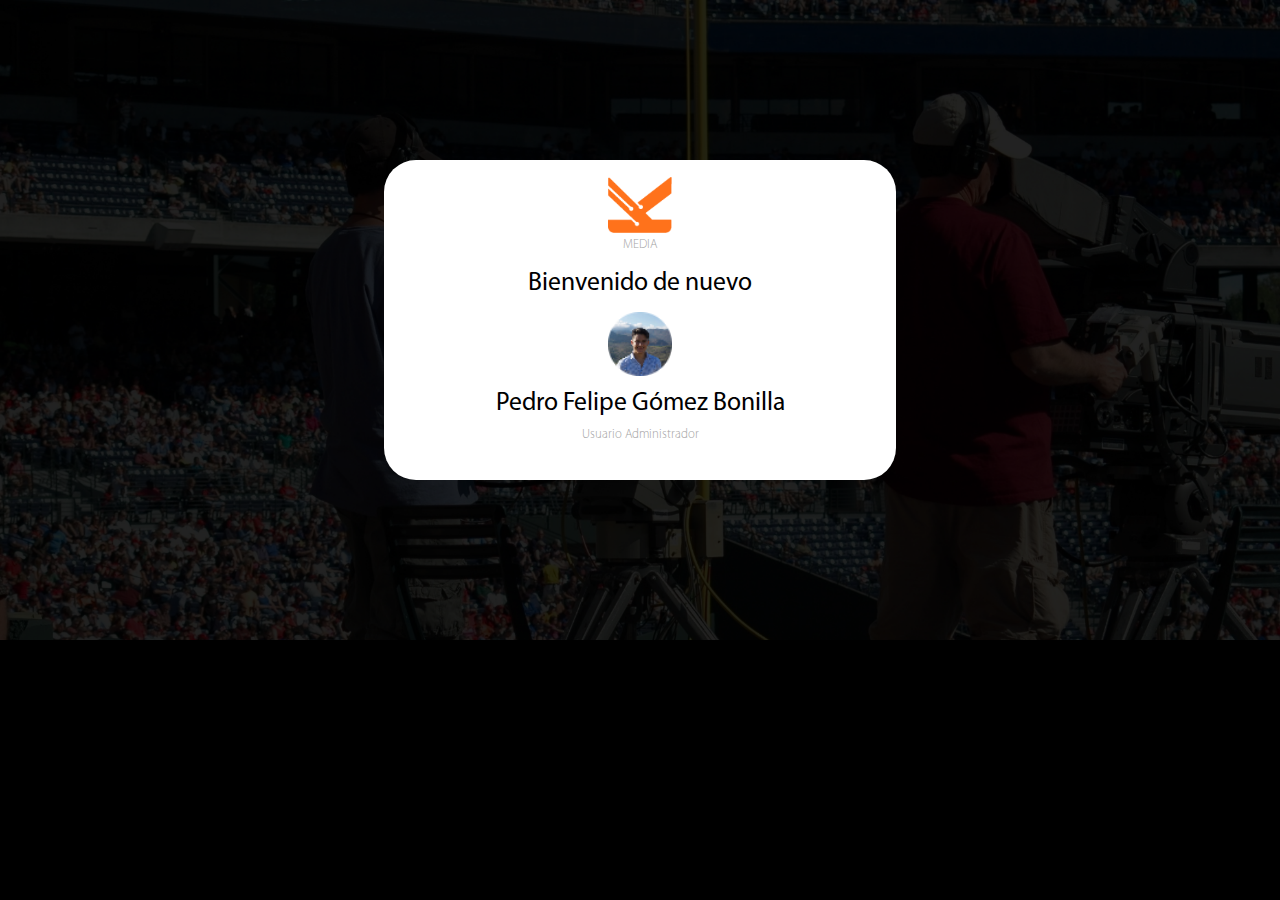
<file: usuarioAdministrador/index.html>
<!DOCTYPE html>
<html lang="en">
<head>
    <meta charset="UTF-8">
    <meta name="viewport" content="width=device-width, initial-scale=1.0">
    <title>UsuarioAdministrador</title>
    <link rel="stylesheet" href="style.css">
    <meta http-equiv="refresh" content="2; URL='index2.html'">
</head>
<body>
    <!-- visualización del perfil al ingresar -->
    <div class="contenedor">
        
        <div class="usuario">

            <div class="logo">
                <img src="img/kario sin kairo@2x.png" class="k">
            </div>

            <div class="texto1">MEDIA</div>
            <div class="texto2">Bienvenido de nuevo</div>
            
            <div class="contFoto">
                <img src="img/pp.png" class="foto">
            </div>

            <div class="texto3">Pedro Felipe Gómez Bonilla</div>
            <div class="texto4">Usuario Administrador</div>
            
        </div>

    </div>
</body>
</html>
</file>
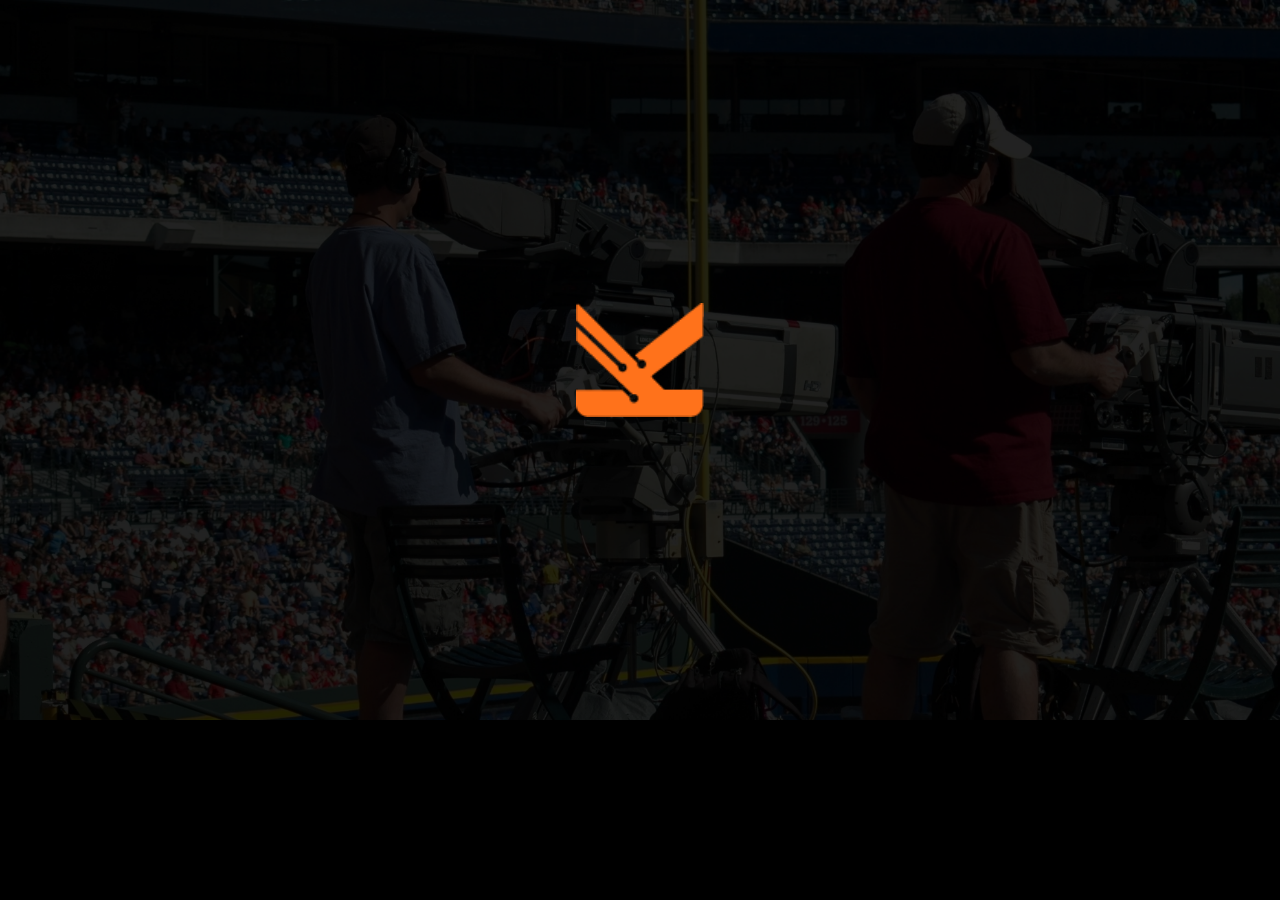
<file: usuarioAdministrador/index2.html>
<!DOCTYPE html>
<html lang="en">
<head>
    <meta charset="UTF-8">
    <meta name="viewport" content="width=device-width, initial-scale=1.0">
    <title>Document</title>
    <link rel="stylesheet" href="style2.css">
    <meta http-equiv="refresh" content="1; URL='../panel-de-indicadores/index.html'">
</head>
<body>

    <!-- logo -->
    <div class="principal">
        <img src="img/kario sin kairo@2x.png" alt="" class="kario">
    </div>
    
</body>
</html>
</file>
<file: ayuda/style.css>
body{
    margin: 0 auto;
}
/* tipos de letra utilizados */
@font-face{
    src: url(fonts/MYRIADPRO-REGULAR.OTF);
    font-family: regular;
}
@font-face{
    src: url(fonts/MyriadPro-Light.otf);
    font-family: light;
}
.principal{
    width: 100vw;
    border: 1vw solid #FF6F2C;
    height: 56vw;
    overflow: hidden;
}
/* menu que contiene las opciones */
.menu{
    width: 100vw;
    height: 4vw;
    display: flex;
    align-items: center;
}
#ham{
    display: none;
}
.menuh{
    display: none;
    width: 5vw;
}
.marco{
    display: flex;
}
.conop{
    display: flex;
}
.icons{
    width: 1.2vw;
}
.opc{
    margin-left: 0.5vw;
    font-size: 1.2vw;
    font-family: regular;
    color: black;
}
#mas{
    margin-left: 9.7vw;
    display: flex;
    align-items: center;
}
#reload{
    margin-left: 6.8vw;
    display: flex;
    align-items: center;
}
#report{
    margin-left: 12.4vw;
    display: flex;
    align-items: center;
}
.kario{
    margin-left: 9vw;
    width: 2vw;
}
.config{
    margin-left: 10vw;
    width: 1vw;
    display: flex;
}
.noti{
    width: 1.2vw;
    margin-left: 1vw;
}
.profe{
    width: 2.8vw;
    margin-left: 1vw;
}
/* aqui termina el css del menu de opciones */
.bienvenido{
    margin-top: 5vw;
    text-align: center;
    font-size: 3vw;
    font-family: regular;
}
.ayud{
    margin: 1vw 47vw;
    width: 7vw;
}
.dudas{
    text-align: center;
    font-size: 2vw;
    font-family: light;
}
.informacion{
    margin-top: 5vw;
    display: flex;
    text-align: center;
    justify-content: space-around;
}
.contenedores{
    width: 25vw;
}
.titulo{
    color: #FF6F2C;
    font-family: regular;
    font-size: 2vw;
}
.texto{
    font-family: light;
    font-size: 1.5vw;
}
.seccion-problemas{
    display: flex;
    margin-top: 5vw;
    width: 100vw;
    height: 15vw;
}
.problemas{
    width: 50vw;
    font-size: 2vw;
    line-height: 3vw;
    font-family: regular;
    color: #FF6F2C;
    text-align: center;
}
#descripcion{
    width: 40vw;
    height: 7vw;
    border: #FF6F2C solid 0.2vw;
    display: flex;
}
.quitlink{
    text-decoration: none;
}
/* medidas para dispositivos moviles */
@media only screen and (max-width: 440px){
    .principal{
        height: 260vw;
        border: 2.5vw solid #FF6F2C;
    }
    .menu{
        height: 10vw;
        overflow: hidden;
        display: block;
    }
    .menuh{
        display: block;
        margin-top: 3vw;
        margin-left: 3vw;
    }
    #ham:checked + .menu{
        height: 55vw;
    }
    .icons{
        width: 4vw;
    }
    .opc{
        font-size: 4vw;
    }
    .config{
        width: 4vw;
    }
    .noti{
        width: 4vw;
        margin-left: 3vw;
    }
    .profe{
        width: 6vw;
        margin-left: 3vw;
    }
    #perfil{
        position: relative;
        top: -53vw;
        left: 65vw;
    }
    #mas{
        margin-left: 5vw;
        margin-top: 3vw;
    }
    #reload{
        margin-left: 5vw;
        margin-top: 3vw;
    }
    #report{
        margin-left: 5vw;
        margin-top: 3vw;
    }
    .kario{
        display: none;
    }
    .marco{
        display: block;
        border: #FF6F2C 0.4vw solid;
        margin-top: 5vw;
        margin-left: 10vw;
        width: 40vw;
        height: 42vw;
    }
    .bienvenido{
        font-size: 8vw;
    }
    .ayud{
        width: 12vw;
        margin: 2vw 43vw;
    }
    .dudas{
        font-size: 5vw;
    }
    .informacion{
        display: block;
    }
    .contenedores{
        margin: 10vw auto;
        width: 70vw;
    }
    .titulo{
        font-size: 5vw;
    }
    .texto{
        font-size: 4vw;
    }
    .seccion-problemas{
        display: block;
    }
    .problemas{
        margin: 10vw auto;
        width: 70vw;
        font-size: 5vw;
        line-height: 7vw;
    }
    #descripcion{
        margin: 0 auto;
        width: 70vw;
        height: 25vw;
    }
}
</file>
<file: añadir/style.css>
body{
    margin: 0 auto;
}

.ContenedorPrincipal{
    width: 100vw;
    height: 50vw;
}
@font-face{
    src: url(fonts/MYRIADPRO-REGULAR.OTF);
    font-family: regular;
}
@font-face{
    src: url(fonts/MyriadPro-Light.otf);
    font-family: light;
}
.menu{
    width: 100vw;
    height: 4vw;
    display: flex;
    box-shadow: 0 0 0 0.1vw gray;
    align-items: center;
}
#ham{
    display: none;
}
.menuh{
    display: none;
    width: 5vw;
}
.marco{
    display: flex;
}
.conop{
    display: flex;
}
.icons{
    width: 1.2vw;
}
.opc{
    margin-left: 0.5vw;
    font-size: 1.2vw;
    font-family: regular;
}
#mas{
    margin-left: 9.7vw;
    display: flex;
    align-items: center;
}
#reload{
    margin-left: 6.8vw;
    display: flex;
    align-items: center;
}
#report{
    margin-left: 12.4vw;
    display: flex;
    align-items: center;
}
.kario{
    margin-left: 9vw;
    width: 2vw;
}
.config{
    margin-left: 10vw;
    width: 1vw;
    display: flex;
}
.noti{
    width: 1.2vw;
    margin-left: 1vw;
}
.profe{
    width: 2.8vw;
    margin-left: 1vw;
}
.quitlink{
    text-decoration: none;
    color: black;
}
.division{
    width: 100vw;
    display: flex;
    align-items: center;
    height: 50vw;
}
.div1{
    width: 60vw;
    height: 30vw;
}
.contIMG{
    width: 42vw;
    height: 6vw;
    display: flex;
    align-items: end;
    margin-left: 10vw;
}
.imagen1{    
    width: 3vw;
    height: 3vw;
}
.texto1{
    width: 60vw;
    height: 5.5vw;
    color: #FF6F2C;
    font-size: 3.5vw;
    font-family: regular;
    display: flex;
    align-items: center;
    justify-content: center;
}
.texto2{
    width: 60vw;
    height: 1vw;
    font-size: 1.9vw;
    font-family: light;
    display: flex;
    align-items: center;
    justify-content: center;
    padding-bottom: 2vw;
}
.contBoton{
    width: 60vw;
    height: 3vw;
    display: flex;
    justify-content: center;
}
.botonAñadir{
    background-color: #FF6F2C;
    width: 14vw;
    height: 3vw;
    font-size: 1.5vw;
    border-radius: 10px;
    color: white;
    display: flex;
    align-items: center;
    justify-content: center;
    font-family: regular;
    cursor: pointer;
    border: none;
}
.div2{
    width: 40vw;
    height: 50vw;
    display: flex;
    justify-content: end;
}
.contenedorDatos{
    width: 28vw;
    height: 50vw;
    border: 0.7vw solid #FF6F2C;
    border-radius: 7vw;
    margin-right: 5vw;
    margin-top: 2vw;
}
.contDatos{
    width: 28vw;
    height: 2vw;
    justify-content: center;
}
.dato{
    text-align: center;
    font-size: 1.5vw;
    margin-top: 1.8vw;
    font-family: light;
}
.contRectangle{
    display: flex;
    justify-content: center;
}
.rectangle{
    width: 14.7vw;
    height: 1.8vw;
    border: 1px solid #FF6F2C;
}
@media only screen and (max-width: 440px){
    .menu{
        height: 10vw;
        overflow: hidden;
        display: block;
        transition: 0.5s;
    }
    .menuh{
        display: block;
        margin-top: 3vw;
        margin-left: 3vw;
    }
    #ham:checked + .menu{
        height: 55vw;
    }
    .icons{
        width: 4vw;
    }
    .opc{
        font-size: 4vw;
    }
    .config{
        width: 4vw;
    }
    .noti{
        width: 4vw;
        margin-left: 3vw;
    }
    .profe{
        width: 6vw;
        margin-left: 3vw;
    }
    #perfil{
        position: relative;
        top: -53vw;
        left: 65vw;
    }
    #mas{
        margin-left: 5vw;
        margin-top: 3vw;
    }
    #reload{
        margin-left: 5vw;
        margin-top: 3vw;
    }
    #report{
        margin-left: 5vw;
        margin-top: 3vw;
    }
    .kario{
        display: none;
    }
    .marco{
        display: block;
        border: #FF6F2C 0.4vw solid;
        margin-top: 5vw;
        margin-left: 10vw;
        width: 40vw;
        height: 42vw;
    }
    .ContenedorPrincipal{
        height: 200vw;
    }
    .division{
        width: 100vw;
        display: block;
        height: 200vw;
    }
    .div1{
        height: 60vw;
    }
    .contIMG{
        height: 25vw;
        margin-left: 22vw;
    }
    .imagen1{    
        width: 5vw;
        height: 5vw;
    }
    .texto1{
        width: 100vw;
        height: 7vw;
        color: #FF6F2C;
        font-size: 4.5vw;
    }
    .texto2{
        width: 100vw;
        height: 3vw;
        font-size: 3vw;
        padding-bottom: 2vw;
    }
    .contBoton{
        width: 100vw;
        height: 5vw;
    }
    .botonAñadir{
        width: 20vw;
        height: 5vw;
        font-size: 2.5vw;
    }
    .div2{
        width: 100vw;
        height: 90vw;
        justify-content: center;
    }
    .contenedorDatos{
        width: 55vw;
        height: 110vw;
        border-radius: 14vw;
    }
    .contDatos{
        width: 55vw;
        height: 3vw;
    }
    .dato{
        font-size: 3.2vw;
        margin-top: 4.5vw;
    }
    .rectangle{
        width: 34vw;
        height: 4vw;
        border: 1px solid #FF6F2C;
    }
    
}
</file>
<file: CerrarSesion/style.css>
body{
    margin: 0 auto;
}
.ContenedorPrincipal{
    width: 100vw;
    height: 45vw;
}
@font-face{
    src: url(fonts/MYRIADPRO-REGULAR.OTF);
    font-family: regular;
}
@font-face{
    src: url(fonts/MyriadPro-Light.otf);
    font-family: light;
}
.menu{
    width: 100vw;
    height: 4vw;
    display: flex;
    box-shadow: 0 0 0 0.1vw gray;
    align-items: center;
}
#ham{
    display: none;
}
.menuh{
    display: none;
    width: 5vw;
}
.marco{
    display: flex;
}
.conop{
    display: flex;
}
.icons{
    width: 1.2vw;
}
.opc{
    margin-left: 0.5vw;
    font-size: 1.2vw;
    font-family: regular;
}
#mas{
    margin-left: 9.7vw;
    display: flex;
    align-items: center;
}
#reload{
    margin-left: 6.8vw;
    display: flex;
    align-items: center;
}
#report{
    margin-left: 12.4vw;
    display: flex;
    align-items: center;
}
.kario{
    margin-left: 9vw;
    width: 2vw;
}
.config{
    margin-left: 10vw;
    width: 1vw;
    display: flex;
}
.noti{
    width: 1.2vw;
    margin-left: 1vw;
}
.profe{
    width: 2.8vw;
    margin-left: 1vw;
}
.quitlink{
    text-decoration: none;
    color: black;
}
.fondoNaranja{
    margin-top: 1vw;
    margin-left: 1vw;
    margin-right: 1vw;
    width: 98vw;
    height: 14vw;
    background-color: #FF6F2C;
    border-radius: 10PX;
    display: flex;
    justify-content: end;
}
.usuarioAdministrador{
    width: 13vw;
    height: 4.5vw;
    color: white;
    align-items: center;
    display: flex;
    font-size: 1.3vw;
    font-family: regular;
}
.mas{
    width: 1.5vw;
    height: 4.5vw;
    color: white;
    align-items: center;
    display: flex;
    font-size: 1.3vw;
    font-family: regular;
}
.contIMG1{
    margin-left: 3vw;
    margin-top: -4vw;
    width: 7vw;
    height: 7vw;
}
.imagen2{
    width: 7vw;
    height: 7vw;
}
.contIMG2{
    width: 3vw;
    height: 2vw;
    margin-top: -2vw;
    margin-left: 7.5vw;
}
.camara{
    width: 2vw;
    height: 2vw;
    background-color: white;
    border-radius: 10VW;
}
.nombreBio{
    display: flex;
}
.nombre{
    font-size: 1.5vw;
    width: 13vw;
    height: 3vw;
    text-align: center;
    margin-top: 1vw;
    font-family: light;
}
.biografia{
    font-size: 1.2vw;
    width: 87vw;
    height: 3vw;
    display: flex;
    justify-content: end;
    margin-right: 1vw;
}
.textoBio{
    margin-top: -2vw;
    width: 43vw;
    height: 18.5vw;
    border: 1px solid #FF6F2C;
    color: #FF6F2C;
    padding: 2vw;
    font-family: light;
    font-size: 1.5vw;
}
.datos{
    margin-top: 5vw;
    width: 47vw;
    display: flex;
    justify-content: space-between;
    margin-left: 2.5vw;
}
.kario2{
    display: flex;
    width: 20vw;
    margin-left: -1vw;
}
.imagen3{
    width: 3vw;
    height: 2vw;
}

.texto1{
    margin-left: 0.5vw;
    width:20vw;
    height: 2vw;
    border: 1px solid #FF6F2C;
    font-size:1vw;
    display: flex;
    align-items: end;
    font-family: light;
}
.location{
    margin-left: 5vw;
    display: flex;

}
.imagen4{
    width: 2vw;
    height: 2vw;
}
.texto2{
    width: 20vw;
    height: 2vw;
    border: 1px solid #FF6F2C;
    font-size:1vw;
    margin-left: 0.5vw;
    display: flex;
    align-items: end;
    font-family: light;
}
.datos2{
    width: 47.6vw;
    margin-top: 2.5vw;
    display: flex;
    justify-content: space-between;
    margin-left: 1.9vw;
}
.user{
    width: 25vw;
    display: flex;
}
.imagen5{
    width: 3.5vw;
    height: 2vw;
    margin-left: -0.9vw;
}
.texto3{
    width: 17vw;
    height: 2vw;
    border: 1px solid #FF6F2C;
    font-size:1vw;
    display: flex;
    align-items: end;
    font-family: light;
}
.telefono{
    margin-left: 3vw;
    display: flex;
}
.imagen6{
    width: 2vw;
    height: 2vw;
}
.texto4{
    width: 20vw;
    height: 2vw;
    border: 1px solid #FF6F2C;
    font-size:1vw;
    margin-left: 0.5vw;
    display: flex;
    align-items: end;
    font-family: light;
}
.imagenD{
    width: 2.1vw;
    height: 2vw;
    margin-right: 0.5vw;
}
.texto5{
    width: 17vw;
    height: 2vw;
    border: 1px solid #FF6F2C;
    font-size:1vw;
    display: flex;
    align-items: end;
    font-family: light;
}
.correo{
    width: 20vw;
    display: flex;
}
.pastel{
    width: 25vw;
    display: flex;
    margin-left: 5.2vw;
}
.imagen7{
    width: 2vw;
    height: 2vw;
}
.texto6{
    width: 20vw;
    height: 2vw;
    border: 1px solid #FF6F2C;
    font-size:1vw;
    margin-left: 0.5vw;
    display: flex;
    align-items: end;
    font-family: light;
}
.contBoton{
    width: 100vw;
    height: auto;
    display: flex;
    justify-content: end;
}
.boton{
    width: 11vw;
    height: 3.5vw;
    background-color:  #FF6F2C;
    border-radius: 10px;
    margin-right: 1vw;
    display: flex;
    align-items: center;
    justify-content: center;
    font-size: 1.5vw;
    color: white;
    margin-top: 1vw;
    font-family: regular;
    border: none;
    cursor: pointer;
}
@media only screen and (max-width: 440px){
    .menu{
        height: 10vw;
        overflow: hidden;
        display: block;
    }
    .menuh{
        display: block;
        margin-top: 3vw;
        margin-left: 3vw;
    }
    #ham:checked + .menu{
        height: 55vw;
    }
    .icons{
        width: 4vw;
    }
    .opc{
        font-size: 4vw;
    }
    .config{
        width: 4vw;
    }
    .noti{
        width: 4vw;
        margin-left: 3vw;
    }
    .profe{
        width: 6vw;
        margin-left: 3vw;
    }
    #perfil{
        position: relative;
        top: -53vw;
        left: 65vw;
    }
    #mas{
        margin-left: 5vw;
        margin-top: 3vw;
    }
    #reload{
        margin-left: 5vw;
        margin-top: 3vw;
    }
    #report{
        margin-left: 5vw;
        margin-top: 3vw;
    }
    .kario{
        display: none;
    }
    .marco{
        display: block;
        border: #FF6F2C 0.4vw solid;
        margin-top: 5vw;
        margin-left: 10vw;
        width: 40vw;
        height: 42vw;
    }
    .ContenedorPrincipal{
        height: 100vw;
    }
    .fondoNaranja{
        height: 20vw;
    }
    .usuarioAdministrador{
        margin-top: 1.5vw;
        width: 25vw;
        font-size: 2.5vw;
    }
    .mas{
        margin-top: 1.5vw;
        font-size: 2.5vw;
        width: 4vw;
    }
    .contIMG1{
        margin-left: 4vw;
        margin-top: -6vw;
        width: 10vw;
        height: 10vw;
    }
    .imagen2{
        width: 12vw;
        height: 12vw;
    }
    .contIMG2{
        width: 4vw;
        height: 4vw;
        margin-left: 12vw;
    }
    .camara{
        width: 4vw;
        height: 4vw;
    }
    .nombre{
        font-size: 2.5vw;
        width: 22vw;
        height: 5vw;
        margin-top: 1vw;
    }
    .datos{
        margin-top: 8vw;
        display: block;
        width: 80vw;
    }
    .kario2{
        margin-left: 3vw;
        width: 80vw;
    }
    .imagen3{
        width: 6vw;
        height: 6vw;
    }
    .texto1{
        width: 40vw;
        height: 6vw;
        font-size: 3vw;
    }
    .location{
        margin-top: 3vw;
        margin-left: 3vw;
        width: 80VW;
    }
    .imagen4{
        width: 6vw;
        height: 6vw;
    }
    .texto2{
        width: 40vw;
        height: 6vw;
        font-size:3vw;
    }
    .datos2{
        width: 80vw;
        display: block;
    }
    .user{
        margin-left: 2.5vw;
        width: 80vw;
    }
    .imagen5{
        width: 8.5vw;
        height: 5.5vw;
    }
    .texto3{
        height: 6vw;
        font-size: 3vw;
        width: 40vw;
    }
    .telefono{
        margin-top: 3vw;
        width: 80vw;
        margin-left: 5vw
    }
    .imagen6{
        margin-left: -1.5vw;
        width: 6vw;
        height: 6vw;
    }
    .texto4{
        height: 6vw;
        font-size: 3vw;
        width: 40vw;
    }
    .correo{
        width: 80vw;
    }
    .imagenD{
        margin-left: 3.5vw;
        width: 5.5vw;
        height: 5.5vw;
        padding-right: 1.7vw;
    }
    .texto5{
        margin-left: -1.2vw;
        height: 6vw;
        font-size: 3vw;
        width: 40vw;
    }
    .pastel{
        margin-top: 3vw;
        width: 80vw;
    }
    .imagen7{
        margin-left: -1.5vw;
        width: 6vw;
        height: 6vw;
    }
    .texto6{
        height: 6vw;
        font-size: 3vw;
        width: 40vw;
    }
    .biografia{
        font-size: 1.2vw;
        width: 87vw;
        height: 3vw;
    }
    .textoBio{
        position: absolute;
        margin-top: 75vw;
        left: 12vw;
        width: 70vw;
        height: 15vw;
        font-size: 3vw;
    }
    .contBoton{
        justify-content: center;
        margin-top: 28vw;
    }
    .boton{
        width: 25vw;
        height: 6vw;
        font-size: 3vw;
    }
}
</file>
<file: Eliminar/style.css>
body{
    margin: 0 auto;
}
@font-face{
    src: url(fonts/MYRIADPRO-REGULAR.OTF);
    font-family: regular;
}
@font-face{
    src: url(fonts/MyriadPro-Light.otf);
    font-family: light;
}
.menu{
    width: 100vw;
    height: 4vw;
    display: flex;
    align-items: center;
}
#ham{
    display: none;
}
.menuh{
    display: none;
    width: 5vw;
}
.marco{
    display: flex;
}
.conop{
    display: flex;
}
.icons{
    width: 1.2vw;
}
.opc{
    margin-left: 0.5vw;
    font-size: 1.2vw;
    font-family: regular;
    color: black;
}
#mas{
    margin-left: 9.7vw;
    display: flex;
    align-items: center;
}
#reload{
    margin-left: 6.8vw;
    display: flex;
    align-items: center;
}
#report{
    margin-left: 12.4vw;
    display: flex;
    align-items: center;
}
.kario{
    margin-left: 9vw;
    width: 2vw;
}
.config{
    margin-left: 10vw;
    width: 1vw;
    display: flex;
}
.noti{
    width: 1.2vw;
    margin-left: 1vw;
}
.profe{
    width: 2.8vw;
    margin-left: 1vw;
}
.selecciona{
    margin-top: 4vw;
    margin-left: 3vw;
    padding-bottom: 3vw;
    color: #FF6F2C;
    font-family: regular;
    font-size: 2vw;
}
.info{
    margin-left: 3vw;
    margin-top: 3vw;
    font-family: regular;
    font-size: 1vw;
    display: flex;
}
#acordeon, #acordeon2, #acordeon3, #acordeon4, #acordeon5, #acordeon6{
    display: none;
}
.indicador{
    margin-left: 1vw;
    width: 12vw;
}
.indicadort{
    color: black;
    margin-left: 1vw;
    width: 12vw;
    display: none;
}
.titulo{
    display: flex;
}
.block{
    display: flex;
    align-items: center;
}
.descripcion{
    width: 10vw;
}
.descripciont{
    color: black;
    display: none;
}
.categoria{
    width: 4vw;
    text-align: center;
}
.fechai{
    margin-left: 1.5vw;
    width: 7vw;
    text-align: center;
}
.fechaf{
    margin-left: 1vw;
    width: 9vw;
    text-align: center;
}
.formula{
    width: 7vw;
    text-align: center;
}
.frecuencia{
    width: 5vw;
    text-align: center;
}
.cumplimiento{
    margin-left: 2.5vw;
    width: 3vw;
    height: 3vw;
    display: flex;
    justify-content: center;
}
.area{
    margin-left: 1vw;
    width: 7vw;
    text-align: center;
}
.areat{
    margin-left: 1vw;
    width: 7vw;
    color: black;
    display: none;
    text-align: center;
}
.info2{
    border: 0.1vw solid rgb(150, 150, 150);
    border-radius: 1.5vw;
    margin: 1vw 0 0 3vw;
    width: 72vw;
    height: 3.5vw;
    display: flex;
    align-items: center;
    font-size: 1vw;
    font-family: light;
    color: rgb(150, 150, 150);
}
#porcentaje{
    fill: none;
    stroke: #FF0011;
    stroke-width: 10%;
    stroke-dasharray: 90 10;
    stroke-linecap: round;
    transform: rotate(-75deg);
    transform-origin: 50%;
}
#porcentajev{
    fill: none;
    stroke: #00D010;
    stroke-width: 10%;
    stroke-dasharray: 90 10;
    stroke-linecap: round;
    transform: rotate(-75deg);
    transform-origin: 50%;
}
#porcentajea{
    fill: none;
    stroke: #FF9F05;
    stroke-width: 10%;
    stroke-dasharray: 90 10;
    stroke-linecap: round;
    transform: rotate(-75deg);
    transform-origin: 50%;
}
#porce{
    width: 0;
    position: relative;
    left: -2.4vw;
    font-size: 0.9vw;
}
.quitlink{
    text-decoration: none;
}
#selec{
    position: absolute;
    margin-left: 74vw;
    width: 1.5vw;
    height: 1.5vw;
    opacity: 0;
    cursor: pointer;
}
.escribe{
    font-family: regular;
    font-size: 2vw;
    margin-top: 3vw;
    margin-left: 3vw;
}
.contenedor{
    margin-top: 3vw;
    display: flex;
    width: 100vw;
}
#descripcion{
    width: 60vw;
    margin-left: 3vw;
    height: 10vw;
    border: #FF6F2C solid 0.3vw;
    background-color: rgb(226, 226, 226);
}
.imgeliminar{
    position: absolute;
    margin-left: 73.5vw;
    width: 2vw;
    height: 2.5vw;
    pointer-events: none;
}
.contBoton{
    width: 100vw;
    display: flex;
    justify-content: center;
}
.enviar{
    width: 17vw;
    text-align: center;
    font-family: regular;
    font-size: 2vw;
    color: white;
    background-color: #FF6F2C;
    border-radius: 1vw;
    margin-top: 6.8vw;
    margin-left: 2vw;
    border: none;
    cursor: pointer;
    height: 4vw;
}
@media only screen and (max-width: 440px){
    .ContenedorPrincipal{
        height: 250vw;
    }
    .menu{
        height: 10vw;
        overflow: hidden;
        display: block;
        transition: 0.5s;
    }
    .menuh{
        display: block;
        margin-top: 3vw;
        margin-left: 3vw;
        cursor: pointer;
    }
    #ham:checked + .menu{
        height: 55vw;
    }
    .icons{
        width: 4vw;
    }
    .opc{
        font-size: 4vw;
    }
    .config{
        width: 4vw;
    }
    .noti{
        width: 4vw;
        margin-left: 3vw;
    }
    .profe{
        width: 6vw;
        margin-left: 3vw;
    }
    #perfil{
        position: relative;
        top: -53vw;
        left: 65vw;
    }
    #mas{
        margin-left: 5vw;
        margin-top: 3vw;
    }
    #reload{
        margin-left: 5vw;
        margin-top: 3vw;
    }
    #report{
        margin-left: 5vw;
        margin-top: 3vw;
    }
    .kario{
        display: none;
    }
    .marco{
        display: block;
        border: #FF6F2C 0.4vw solid;
        margin-top: 5vw;
        margin-left: 10vw;
        width: 40vw;
        height: 42vw;
    }
    .selecciona{
        font-size: 5vw;
        text-align: center;
        margin-top: 6vw;
        padding: 4vw;
    }
    .info{
        display: none;
    }
    .info2{
        margin: 3vw auto;
        display: block;
        font-size: 3.5vw;
        width: 75vw;
        height: 14vw;
        overflow: hidden;
        transition: all 0.5s;
    }
    #acordeon:checked + .indicadores .info2{
        height: 66vw;
    }
    #acordeon2:checked + .indicadores .info2{
        height: 66vw;
    }
    #acordeon3:checked + .indicadores .info2{
        height: 66vw;
    }
    #acordeon4:checked + .indicadores .info2{
        height: 66vw;
    }
    #acordeon5:checked + .indicadores .info2{
        height: 66vw;
    }
    #acordeon6:checked + .indicadores .info2{
        height: 66vw;
    }

    .block{
        width: 50%;
        display: block;
        margin-top: 3vw;
    }
    .indicadort{
        width: 94%;
        display: block;
        margin-left: 3%;
    }
    .indicador{
        margin-left: 3%;
        width: 94%;
    }
    .descripciont{
        margin-left: 3%;
        display: block;
    }
    .descripcion{
        margin-left: 3%;
        width: 94%;
    }
    .categoria{
        margin-left: 3%;
        width: 94%;
        text-align: start;
    }
    .fechai{
        margin-left: 3%;
        width: 94%;
        text-align: start;
    }
    .fechaf{
        margin-left: 3%;
        width: 94%;
        text-align: start;
    }
    .formula{
        margin-left: 3%;
        width: 94%;
        text-align: start;
    }
    .frecuencia{
        margin-left: 3%;
        width: 94%;
        text-align: start;
    }
    #porce{
        font-size: 3vw;
        left: 5.1vw;
        top: -6.8vw;
        height: 0;
    }
    .cumplimiento{
        width: 10vw;
        height: 10vw;
    }
    .areat{
        display: block;
        margin-left: 3%;
    }
    .area{
        margin-left: 3%;
        width: 94%;
        text-align: start;
    }
    #selec{
        width: 6vw;
        height: 6vw;
        margin-top: -59vw;
        margin-left: 77vw;
    }
    .escribe{
        margin-top: 7vw;
        font-size: 4vw;
        text-align: center;
    }
    .contenedor{
        display: block;
    }
    #descripcion{
        width: 70vw;
        height: 25vw;
        margin-left: 15vw;
    }
    .enviar{
        width: 27vw;
        height: 7vw;
        font-size: 3vw;
        display: flex;
        justify-content: center;
    }
    .imgeliminar{
        margin-top: -60vw;
        margin-left: 76vw;
        width: 10vw;
        height: 7vw;
    }
    .imgeliminar:hover{
        background-color: black;
    }
}
</file>
<file: panel-de-indicadores/style.css>
body{
    margin: 0 auto;
}
/* tipos de letra utilizados */
@font-face{
    src: url(fonts/MYRIADPRO-REGULAR.OTF);
    font-family: regular;
}
@font-face{
    src: url(fonts/MyriadPro-Light.otf);
    font-family: light;
}
.principal{
    width: 100vw;
}
/* menu que contiene las opciones */
.menu{
    width: 100vw;
    height: 4vw;
    display: flex;
    box-shadow: 0 0 0 0.1vw gray;
    align-items: center;
}
#ham{
    display: none;
}
.indicadort{
    color: black;
}
.menuh{
    display: none;
    width: 5vw;
}
.marco{
    display: flex;
}
.conop{
    display: flex;
}
.icons{
    width: 1.2vw;
}
.opc{
    margin-left: 0.5vw;
    font-size: 1.2vw;
    font-family: regular;
    color: black;
}
#mas{
    margin-left: 9.7vw;
    display: flex;
    align-items: center;
}
#reload{
    margin-left: 6.8vw;
    display: flex;
    align-items: center;
}
#report{
    margin-left: 12.4vw;
    display: flex;
    align-items: center;
}
.kario{
    margin-left: 9vw;
    width: 2vw;
}
.config{
    margin-left: 10vw;
    width: 1vw;
    display: flex;
}
.noti{
    width: 1.2vw;
    margin-left: 1vw;
}
.profe{
    width: 2.8vw;
    margin-left: 1vw;
}
/* aqui termina el css del menu de opciones */
.panel{
    margin-top: 2vw;
    font-size: 2vw;
    font-family: regular;
    text-align: center;
}
.aquipuedes{
    font-family: light;
    font-size: 1.25vw;
    margin-top: 1.8vw;
    text-align: center;
}
.info{
    margin-left: 4.6vw;
    margin-top: 3vw;
    font-family: regular;
    font-size: 1.25vw;
    display: flex;
}
/* es para desaparecer los inputs */
#acordeon, #acordeon2, #acordeon3, #acordeon4, #acordeon5, #acordeon6{
    display: none;
}
.indicador{
    margin-left: 1.4vw;
    width: 14vw;
}
.indicadort{
    color: black;
    margin-left: 1.4vw;
    width: 14vw;
    display: none;
}
.titulo{
    display: flex;
}
.block{
    display: flex;
    align-items: center;
}
.descripcion{
    width: 13vw;
}
.descripciont{
    color: black;
    display: none;
}
.categoria{
    width: 5vw;
    text-align: center;
}
.fechai{
    margin-left: 1.9vw;
    width: 7.8vw;
    text-align: center;
}
.fechaf{
    margin-left: 2vw;
    width: 11.3vw;
    text-align: center;
}
.formula{
    width: 8.3vw;
    text-align: center;
}
.frecuencia{
    width: 5.6vw;
    text-align: center;
}
.cumplimiento{
    margin-left: 4vw;
    width: 3.5vw;
    height: 3.5vw;
    display: flex;
    justify-content: center;
}
.area{
    margin-left: 1vw;
    width: 7.5vw;
    text-align: center;
}
.areat{
    margin-left: 1vw;
    width: 7.5vw;
    color: black;
    display: none;
    text-align: center;
}
.info2{
    border: 0.1vw solid rgb(150, 150, 150);
    border-radius: 1.7vw;
    margin: 1vw 0 0 4.6vw;
    width: 88.5vw;
    height: 4.2vw;
    display: flex;
    align-items: center;
    font-size: 1.25vw;
    font-family: light;
    color: rgb(150, 150, 150);
}
.lineas{
    position: relative;
    left: 4vw;
    width: 2vw;
}
/* css del svg de los porcentajes */
#porcentaje{
    fill: none;
    stroke: #FF0011;
    stroke-width: 10%;
    stroke-dasharray: 90 10;
    stroke-linecap: round;
    transform: rotate(-75deg);
    transform-origin: 50%;
}
#porcentajev{
    fill: none;
    stroke: #00D010;
    stroke-width: 10%;
    stroke-dasharray: 90 10;
    stroke-linecap: round;
    transform: rotate(-75deg);
    transform-origin: 50%;
}
#porcentajea{
    fill: none;
    stroke: #FF9F05;
    stroke-width: 10%;
    stroke-dasharray: 90 10;
    stroke-linecap: round;
    transform: rotate(-75deg);
    transform-origin: 50%;
}
#porce{
    width: 0;
    position: relative;
    left: -2.6vw;
    font-size: 1vw;
}
.boton{
    width: 13vw;
    text-align: center;
    margin: 1.7vw auto;
    padding: 1vw 3vw;
    border-radius: 2vw;
    background-color: #FF6F2C;
    color: white;
    font-size: 1.3vw;
    font-family: regular;
}
/* es para quitar la decoracion de los links */
.quitlink{
    text-decoration: none;
}
@media only screen and (max-width: 440px){
    .menu{
        height: 10vw;
        overflow: hidden;
        display: block;
        transition: 0.5s;
    }
    .menuh{
        display: block;
        margin-top: 3vw;
        margin-left: 3vw;
    }
    #ham:checked + .menu{
        height: 55vw;
    }
    .icons{
        width: 4vw;
    }
    .opc{
        font-size: 4vw;
    }
    .config{
        width: 4vw;
    }
    .noti{
        width: 4vw;
        margin-left: 3vw;
    }
    .profe{
        width: 6vw;
        margin-left: 3vw;
    }
    #perfil{
        position: relative;
        top: -53vw;
        left: 65vw;
    }
    #mas{
        margin-left: 5vw;
        margin-top: 3vw;
    }
    #reload{
        margin-left: 5vw;
        margin-top: 3vw;
    }
    #report{
        margin-left: 5vw;
        margin-top: 3vw;
    }
    .kario{
        display: none;
    }
    .marco{
        display: block;
        border: #FF6F2C 0.4vw solid;
        margin-top: 5vw;
        margin-left: 10vw;
        width: 40vw;
        height: 42vw;
    }
    .panel{
        font-size: 6vw;
        margin-top: 4vw;
    }
    .aquipuedes{
        font-size: 4vw;
        padding-bottom: 3vw;
    }
    .info{
        display: none;
    }
    .info2{
        margin: 3vw auto;
        display: block;
        font-size: 3.5vw;
        width: 75vw;
        height: 14vw;
        overflow: hidden;
        transition: all 0.5s;
    }
    /* es para abrir cada indicador en un dispositivo movil */
    #acordeon:checked + .indicadores .info2{
        height: 66vw;
    }
    #acordeon2:checked + .indicadores .info2{
        height: 66vw;
    }
    #acordeon3:checked + .indicadores .info2{
        height: 66vw;
    }
    #acordeon4:checked + .indicadores .info2{
        height: 66vw;
    }
    #acordeon5:checked + .indicadores .info2{
        height: 66vw;
    }
    #acordeon6:checked + .indicadores .info2{
        height: 66vw;
    }
    .block{
        width: 50%;
        display: block;
        margin-top: 3vw;
    }
    .indicadort{
        width: 94%;
        display: block;
        margin-left: 3%;
    }
    .indicador{
        margin-left: 3%;
        width: 94%;
    }
    .descripciont{
        margin-left: 3%;
        display: block;
    }
    .descripcion{
        margin-left: 3%;
        width: 94%;
    }
    .categoria{
        margin-left: 3%;
        width: 94%;
        text-align: start;
    }
    .fechai{
        margin-left: 3%;
        width: 94%;
        text-align: start;
    }
    .fechaf{
        margin-left: 3%;
        width: 94%;
        text-align: start;
    }
    .formula{
        margin-left: 3%;
        width: 94%;
        text-align: start;
    }
    .frecuencia{
        margin-left: 3%;
        width: 94%;
        text-align: start;
    }
    #porce{
        font-size: 3vw;
        left: 6vw;
        top: -6.5vw;
        height: 0;
    }
    .cumplimiento{
        width: 10vw;
        height: 10vw;
    }
    .areat{
        display: block;
        margin-left: 3%;
    }
    .area{
        margin-left: 3%;
        width: 94%;
        text-align: start;
    }
    .lineas{
        display: none;
    }
    .boton{
        margin-top: 7vw;
        font-size: 4vw;
        padding: 3vw;
        width: 40vw;
    }
}
</file>
<file: reportes/style.css>
body{
    margin: 0 auto;
}
/* tipos de letra utilizados */
@font-face{
    src: url(fonts/MYRIADPRO-REGULAR.OTF);
    font-family: regular;
}
@font-face{
    src: url(fonts/MyriadPro-Light.otf);
    font-family: light;
}
.principal{
    width: 100vw;
    height: 70vw;
}
/* menu que contiene las opciones */
.menu{
    width: 100vw;
    height: 4vw;
    display: flex;
    box-shadow: 0 0 0 0.1vw gray;
    align-items: center;
}
#ham{
    display: none;
}
.menuh{
    display: none;
    width: 5vw;
}
.marco{
    display: flex;
}
.conop{
    display: flex;
}
.icons{
    width: 1.2vw;
}
.opc{
    margin-left: 0.5vw;
    font-size: 1.2vw;
    font-family: regular;
    color: black;
}
#mas{
    margin-left: 9.7vw;
    display: flex;
    align-items: center;
}
#reload{
    margin-left: 6.8vw;
    display: flex;
    align-items: center;
}
#report{
    margin-left: 12.4vw;
    display: flex;
    align-items: center;
}
.kario{
    margin-left: 9vw;
    width: 2vw;
}
.config{
    margin-left: 10vw;
    width: 1vw;
    display: flex;
}
.noti{
    width: 1.2vw;
    margin-left: 1vw;
}
.profe{
    width: 2.8vw;
    margin-left: 1vw;
}
/* aqui termina el css del menu de opciones */
.selecciona{
    margin-top: 4vw;
    margin-left: 3vw;
    color: #FF6F2C;
    font-family: regular;
    font-size: 2vw;
}
/* es para desaparecer los inputs */
#acordeon, #acordeon2, #acordeon3, #acordeon4, #acordeon5, #acordeon6{
    display: none;
}
.indicador{
    margin-left: 1vw;
    width: 12vw;
}
.indicadort{
    color: black;
    margin-left: 1vw;
    width: 12vw;
    display: none;
}
.titulo{
    display: flex;
}
.block{
    display: flex;
    align-items: center;
}
.descripcion{
    width: 10vw;
}
.descripciont{
    color: black;
    display: none;
}
.categoria{
    width: 4vw;
    text-align: center;
}
.fechai{
    margin-left: 1.5vw;
    width: 7vw;
    text-align: center;
}
.fechaf{
    margin-left: 1vw;
    width: 9vw;
    text-align: center;
}
.formula{
    width: 7vw;
    text-align: center;
}
.frecuencia{
    width: 5vw;
    text-align: center;
}
.cumplimiento{
    margin-left: 2.5vw;
    width: 3vw;
    height: 3vw;
    display: flex;
    justify-content: center;
}
.area{
    margin-left: 1vw;
    width: 7vw;
    text-align: center;
}
.areat{
    margin-left: 1vw;
    width: 7vw;
    color: black;
    display: none;
    text-align: center;
}
.info2{
    border: 0.1vw solid rgb(150, 150, 150);
    border-radius: 1.5vw;
    margin: 1vw 0 0 3vw;
    width: 72vw;
    height: 3.5vw;
    display: flex;
    align-items: center;
    font-size: 1vw;
    font-family: light;
    color: rgb(150, 150, 150);
}
/* css del svg de los porcentajes */
#porcentaje{
    fill: none;
    stroke: #FF0011;
    stroke-width: 10%;
    stroke-dasharray: 90 10;
    stroke-linecap: round;
    transform: rotate(-75deg);
    transform-origin: 50%;
}
#porcentajev{
    fill: none;
    stroke: #00D010;
    stroke-width: 10%;
    stroke-dasharray: 90 10;
    stroke-linecap: round;
    transform: rotate(-75deg);
    transform-origin: 50%;
}
#porcentajea{
    fill: none;
    stroke: #FF9F05;
    stroke-width: 10%;
    stroke-dasharray: 90 10;
    stroke-linecap: round;
    transform: rotate(-75deg);
    transform-origin: 50%;
}
#porce{
    width: 0;
    position: relative;
    left: -2.4vw;
    font-size: 0.9vw;
}
/* es para quitar la decoracion de los links */
.quitlink{
    text-decoration: none;
}
.selec{
    position: absolute;
    margin-top: -1.5vw;
    margin-left: 73vw;
}
#selec, #selec2, #selec3, #selec4, #selec5, #selec6{
    opacity: 0;
    position: absolute;
    margin-top: -1.5vw;
    margin-left: 73vw;
}
#selec:checked + .selec .seleciona{
    opacity: 100%;
}
#selec2:checked + .selec .seleciona{
    opacity: 100%;
}
#selec3:checked + .selec .seleciona{
    opacity: 100%;
}
#selec4:checked + .selec .seleciona{
    opacity: 100%;
}
#selec5:checked + .selec .seleciona{
    opacity: 100%;
}
#selec6:checked + .selec .seleciona{
    opacity: 100%;
}
.seleciona{
    position: absolute;
    width: 1.5vw;
    height: 1.5vw;
    background-color: #FF6F2C;
    border-radius: 50%;
    opacity: 50%;
}
.escribe{
    font-family: regular;
    font-size: 2vw;
    margin-top: 3vw;
    margin-left: 3vw;
}
.contenedor{
    margin-top: 3vw;
    display: flex;
    width: 100vw;
}
#descripcion{
    font-size: 1.5vw;
    width: 60vw;
    margin-left: 3vw;
    height: 10vw;
    border: #FF6F2C solid 0.2vw;
    color: gray;
    background-color: #f5f5f5;
    padding: 0.7vw 0.5vw;
    font-family: regular;
}
.enviar{
    width: 11.5vw;
    height: 3vw;
    text-align: center;
    font-family: regular;
    font-size: 1.5vw;
    color: white;
    background-color: #FF6F2C;
    border-radius: 1vw;
    padding: 0.5vw 1.5vw;
    margin-top: 8.5vw;
    margin-left: 2vw;
    border: none;
    cursor: pointer;
}
@media only screen and (max-width: 440px){
    .menu{
        height: 10vw;
        overflow: hidden;
        display: block;
        transition: 0.5s;
    }
    .menuh{
        display: block;
        margin-top: 3vw;
        margin-left: 3vw;
    }
    #ham:checked + .menu{
        height: 55vw;
    }
    .icons{
        width: 4vw;
    }
    .opc{
        font-size: 4vw;
    }
    .config{
        width: 4vw;
    }
    .noti{
        width: 4vw;
        margin-left: 3vw;
    }
    .profe{
        width: 6vw;
        margin-left: 3vw;
    }
    #perfil{
        position: relative;
        top: -53vw;
        left: 65vw;
    }
    #mas{
        margin-left: 5vw;
        margin-top: 3vw;
    }
    #reload{
        margin-left: 5vw;
        margin-top: 3vw;
    }
    #report{
        margin-left: 5vw;
        margin-top: 3vw;
    }
    .kario{
        display: none;
    }
    .marco{
        display: block;
        border: #FF6F2C 0.4vw solid;
        margin-top: 5vw;
        margin-left: 10vw;
        width: 40vw;
        height: 42vw;
    }
    .selecciona{
        font-size: 5vw;
        margin-top: 5.5vw;
        padding: 4vw;
        text-align: center;
    }
    .info2{
        margin: 3vw auto;
        display: block;
        font-size: 3.5vw;
        width: 75vw;
        height: 14vw;
        overflow: hidden;
        transition: all 0.5s;
    }
    /* es para abrir cada indicador en un dispositivo movil */
    #acordeon:checked + .indicadores .info2{
        height: 66vw;
    }
    #acordeon2:checked + .indicadores .info2{
        height: 66vw;
    }
    #acordeon3:checked + .indicadores .info2{
        height: 66vw;
    }
    #acordeon4:checked + .indicadores .info2{
        height: 66vw;
    }
    #acordeon5:checked + .indicadores .info2{
        height: 66vw;
    }
    #acordeon6:checked + .indicadores .info2{
        height: 66vw;
    }
    .block{
        width: 50%;
        display: block;
        margin-top: 3vw;
    }
    .indicadort{
        width: 94%;
        display: block;
        margin-left: 3%;
    }
    .indicador{
        margin-left: 3%;
        width: 94%;
    }
    .descripciont{
        margin-left: 3%;
        display: block;
    }
    .descripcion{
        margin-left: 3%;
        width: 94%;
    }
    .categoria{
        margin-left: 3%;
        width: 94%;
        text-align: start;
    }
    .fechai{
        margin-left: 3%;
        width: 94%;
        text-align: start;
    }
    .fechaf{
        margin-left: 3%;
        width: 94%;
        text-align: start;
    }
    .formula{
        margin-left: 3%;
        width: 94%;
        text-align: start;
    }
    .frecuencia{
        margin-left: 3%;
        width: 94%;
        text-align: start;
    }
    #porce{
        font-size: 3vw;
        left: 5.1vw;
        top: -6.8vw;
        height: 0;
    }
    .cumplimiento{
        width: 10vw;
        height: 10vw;
    }
    .areat{
        display: block;
        margin-left: 3%;
    }
    .area{
        margin-left: 3%;
        width: 94%;
        text-align: start;
    }
    .selec{
        margin-top: -59vw;
        margin-left: 77vw;
    }
    .seleciona{
        width: 5vw;
        height: 5vw;
    }
    #selec, #selec2, #selec3, #selec4, #selec5, #selec6{
        margin-top: -56vw;
        margin-left: 78vw;
    }
    .escribe{
        margin-top: 7vw;
        font-size: 4vw;
        text-align: center;
    }
    .contenedor{
        display: block;
    }
    #descripcion{
        font-size: 3vw;
        width: 70vw;
        height: 25vw;
        margin-left: 15vw;
    }
    .enviar{
        margin: 7vw auto;
        width: 27vw;
        height: 8vw;
        font-size: 3vw;
        padding: 2vw 5vw;
        display: flex;
        justify-content: center;
    }
}
</file>
<file: usuarioAdministrador/style.css>
*{
    margin: 0;
    padding: 0;
}
@font-face {
    font-family: light;
    src: url(fonts/MyriadPro-Light.otf);
}
@font-face {
    font-family: Regular;
    src: url(fonts/MYRIADPRO-REGULAR.OTF);
}
body{
    background-color: black;
}
.contenedor{
    background-image: url(img/pexels-pixabay-159400.png);
    background-size: cover;
    width: 100vw;
    height: 50vw;
    display: flex;
    justify-content: center;
    align-items: center;
}
.usuario{
    width: 40vw;
    height: 25vw;
    background: white;
    border-radius: 2.5vw;
}
.logo{
    margin-top: 1vw;
    width: 40vw;
    height: 5vw;
    align-items: center;
    justify-content: center;
    display: flex;
}
.k{
    width: 5vw;
    height: 4.4vw;
}
.texto1{
    text-align: center;
    font-size: 1vw;
    width: 40vw;
    height: auto;
    padding-bottom: 1.3vw;
    font-family: light;
    color: #a5a5a5;
}
.texto2{
    width: 40vw;
    text-align: center;
    font-size: 2vw;
    height: auto;
    padding-bottom: 1vw;
    font-family: regular;
}
.contFoto{
    width: 40vw;
    height: 5vw;
    display: flex;
    justify-content: center;
    padding-bottom: 1vw;
}
.foto{
    width: 5vw;
    height: 5vw;
}
.texto3{
    width: 40vw;
    height: 3vw;
    text-align: center;
    font-size: 2vw;
    font-family: regular;
}
.texto4{
    width: 40vw;
    height: 2vw;
    text-align: center;
    font-size: 1vw;
    color: #a5a5a5;
    font-family: light;
}
@media only screen and (max-width: 440px){
    body{
        background-color: white;
    }
    .contenedor{
        height: 217vw;
        background-image: none;
    }
    .usuario{
        width: 70vw;
        height: 48vw;
        background-image: url(img/pexels-pixabay-159400.png);
        background-size: cover;
        background-color: black;
    }
    .logo{
        width: 70vw;
        height: 10vw;
    }
    .k{
        width: 10vw;
        height: 9vw;
    }
    .texto1{
        width: 70vw;
        height: 3vw;
        font-size: 2.5vw;
    }
    .texto2{
        width: 70vw;
        height: 5vw;
        font-size: 4.5vw;
        color: white;

    }
    .contFoto{
        width: 70vw;
        height: 12vw;

    }
    .foto{
        width: 12vw;
        height: 12vw;
    }
    .texto3{
        width: 70vw;
        height: 6vw;
        font-size: 4.5vw;
        color: white;

    }
    .texto4{
        width: 70vw;
        height: 5vw;
        font-size: 2.5vw;
    }
}
</file>
<file: usuarioAdministrador/style2.css>
body{
    margin: 0 auto;
    background-color: black;
}
.principal{
    width: 100vw;
    height: 56.25vw;
    background-image: url(img/pexels-pixabay-159400.png);
    background-size: cover;
    display: flex;
    justify-content: center;
    align-items: center;
}
.kario{
    width: 10vw;
}
@media only screen and (max-width: 440px){
    .principal{
        height: 200vw;
    }
    .kario{
        width: 30vw;
    }
}
</file>
